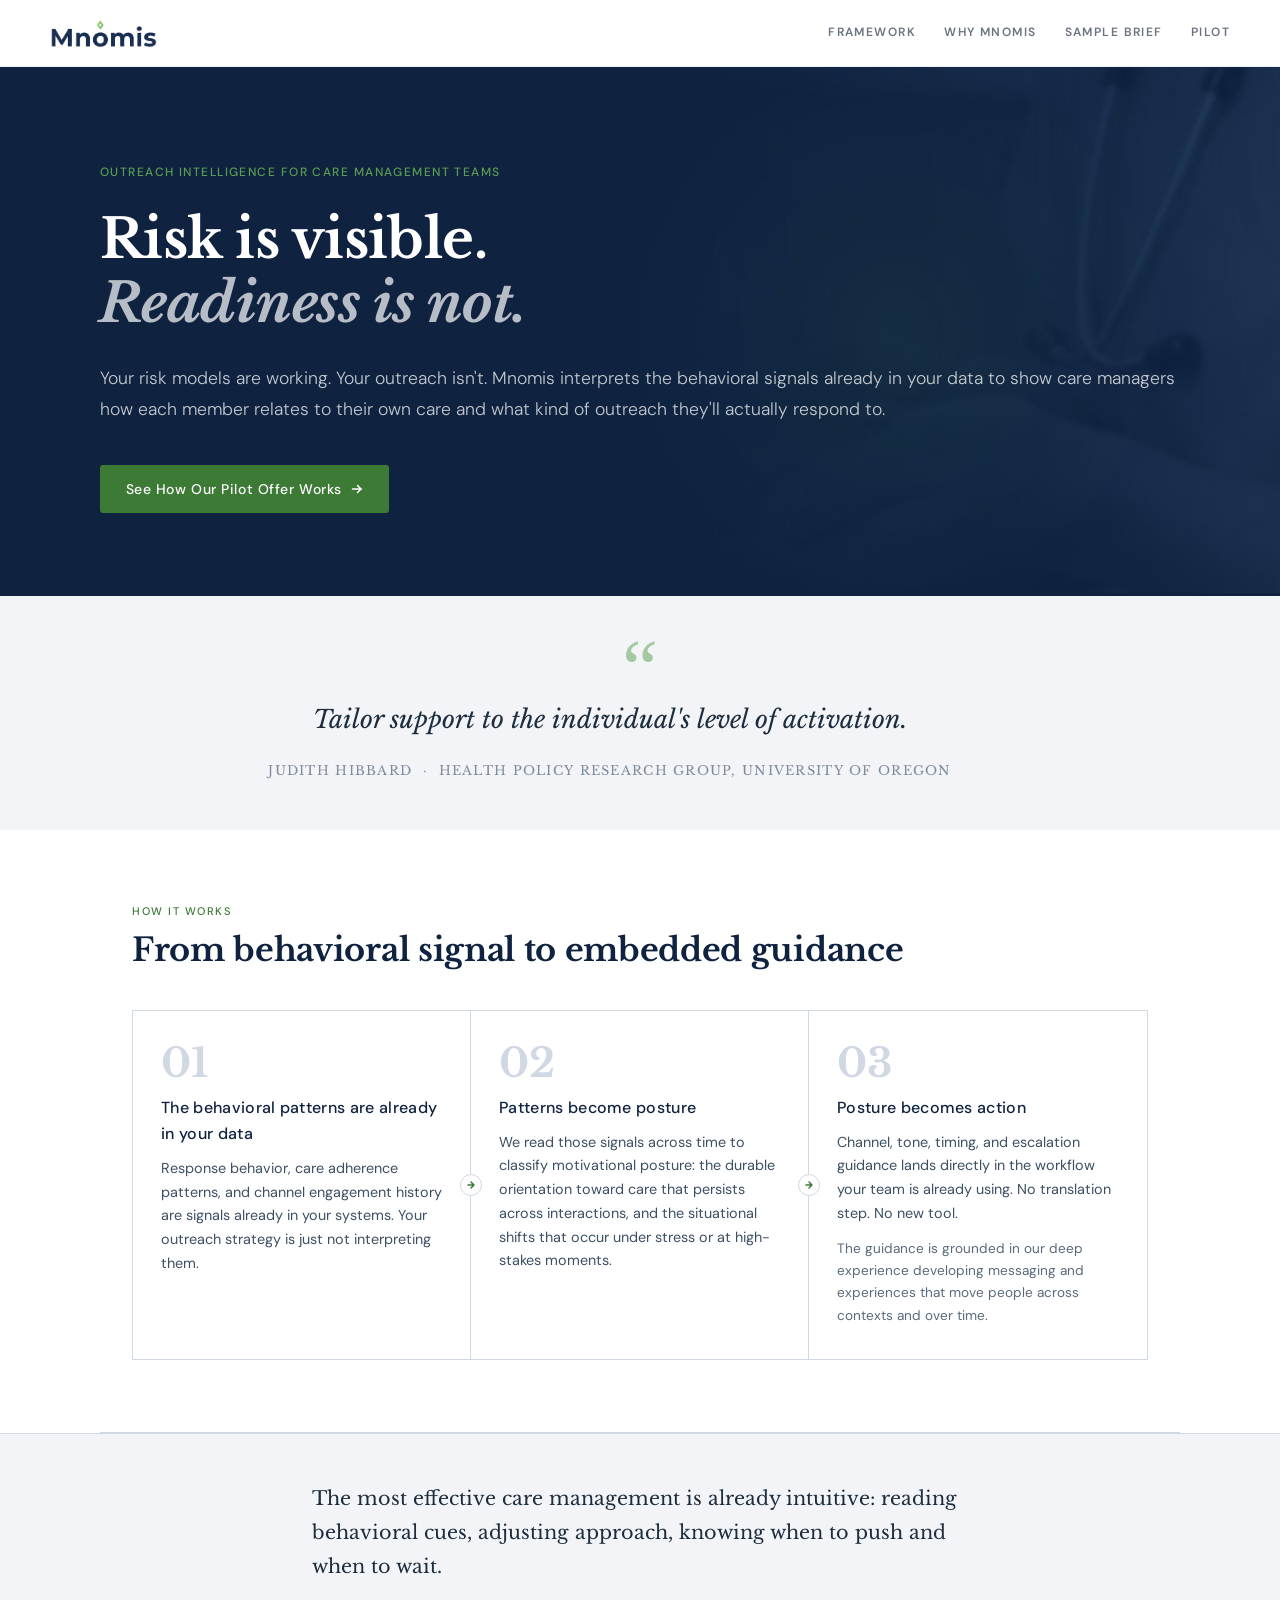
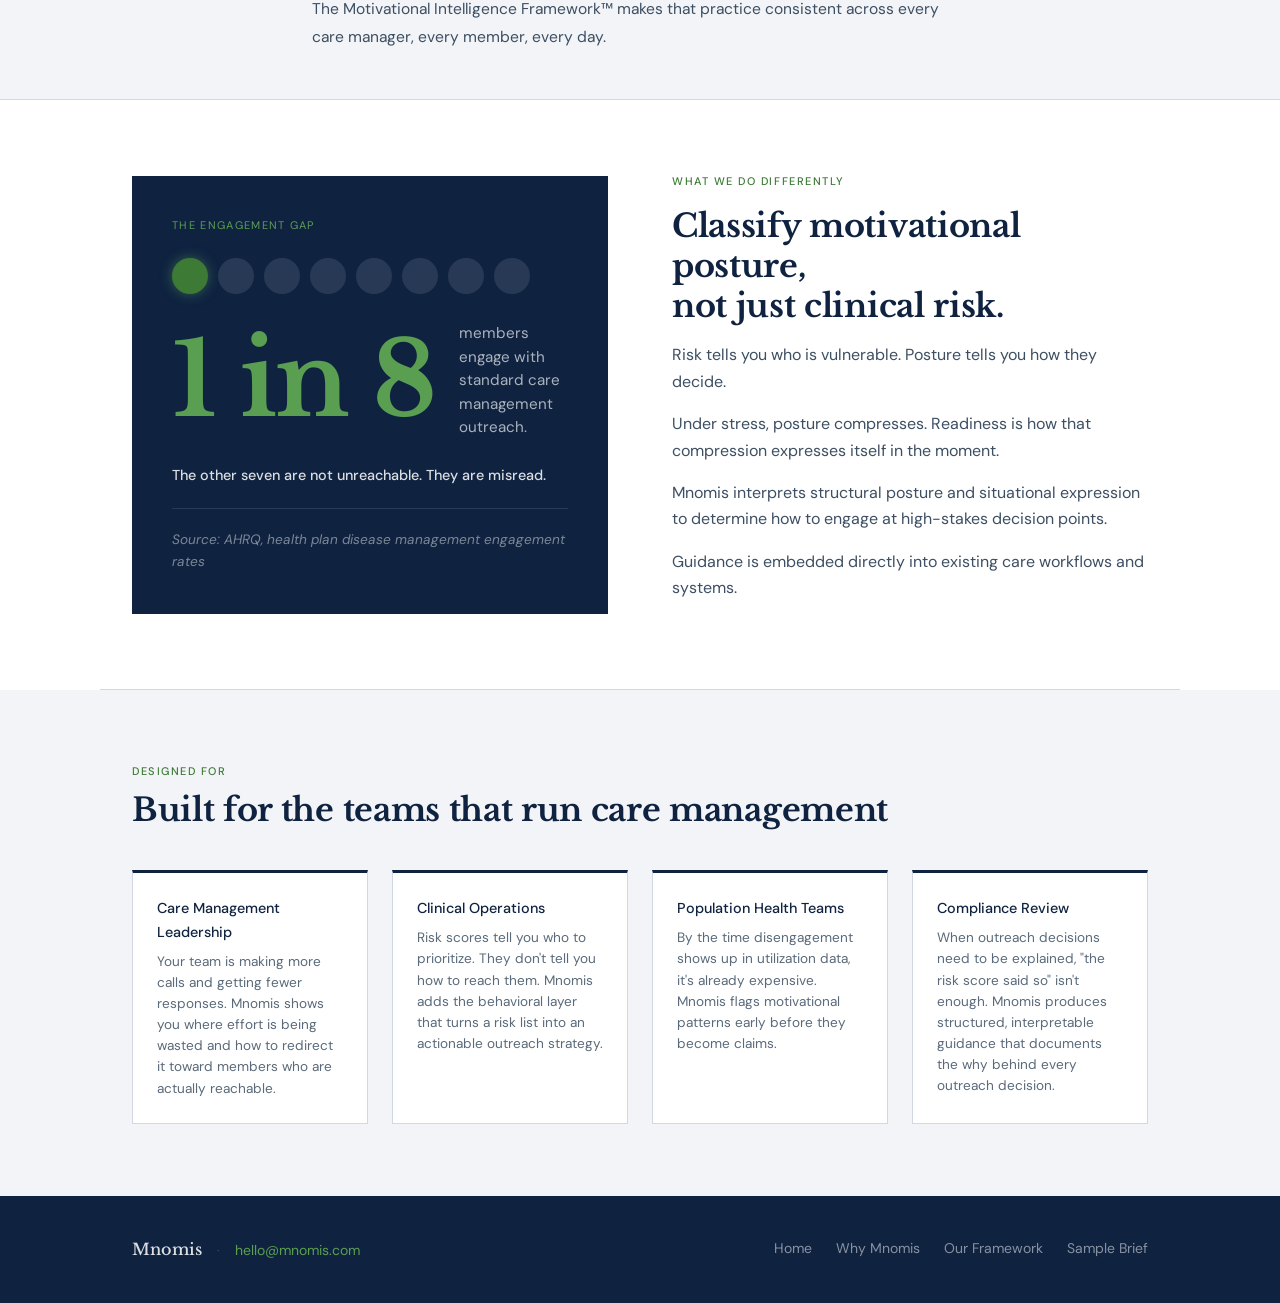
<file: index.html>
<!doctype html>
<html lang="en">
<head>

<link rel="stylesheet" href="/css/styles.css"><meta charset="utf-8"/>
<meta content="width=device-width,initial-scale=1" name="viewport"/>
<title>Mnomis Outreach Intelligence for Care Management</title>
<link href="https://fonts.googleapis.com" rel="preconnect"/>
<link crossorigin="" href="https://fonts.gstatic.com" rel="preconnect"/>
<link href="https://fonts.googleapis.com/css2?family=Libre+Baskerville:ital,wght@0,400;0,700;1,400&amp;family=DM+Sans:wght@300;400;500&amp;display=swap" rel="stylesheet"/>
<style>
:root {
 --navy: #0f2341;
 --navy-mid: #1a3459;
 --green: #3d7a36;
 --green-lt: #5a9e52;
 --slate: #3d4f63;
 --fog: #f2f4f7;
 --white: #ffffff;
 --text: #1e2d3d;
 --muted: #5a6a7a;
 --rule: #d0d8e4;
 --serif: 'Libre Baskerville', Georgia, serif;
 --sans: 'DM Sans', system-ui, sans-serif;
 }

 *, *::before, *::after { box-sizing: border-box; margin: 0; padding: 0; }

 html { scroll-behavior: smooth; }

 body {
 font-family: var(--sans);
 color: var(--text);
 background: var(--white);
 font-size: 16px;
 line-height: 1.65;
 -webkit-font-smoothing: antialiased;
 }

 /* ── HEADER ── */
/* ── HERO ── */
 .hero {
 background: var(--navy) url('[data-uri]') right center / cover no-repeat;
 color: #fff;
 padding: 6rem 2rem 5rem;
 position: relative;
 overflow: hidden;
 }

 

 .hero-inner {
 max-width: 1080px;
 margin: 0 auto;
 position: relative;
 }

 .hero-eyebrow {
 font-family: var(--sans);
 font-size: 12px;
 font-weight: 500;
 letter-spacing: 0.12em;
 text-transform: uppercase;
 color: var(--green-lt);
 margin-bottom: 1.5rem;
 }

 .hero h1 {
 font-family: var(--serif);
 font-size: clamp(2.4rem, 5vw, 3.4rem);
 font-weight: 700;
 line-height: 1.18;
 letter-spacing: -0.01em;
 margin-bottom: 1.75rem;
 color: #fff;
 }

 .hero h1 em {
 font-style: italic;
 color: rgba(255,255,255,0.7);
 }

 .hero-lead {
 font-size: 1.1rem;
 font-weight: 300;
 line-height: 1.75;
 color: rgba(255,255,255,0.75);
 margin-bottom: 2.5rem;
 }

 .hero-subline {
 font-family: var(--serif);
 font-size: 1.15rem;
 font-style: italic;
 color: rgba(255,255,255,0.9);
 margin-bottom: 1.5rem;
 margin-top: -0.5rem;
 }

 .hero-cta {
 display: inline-flex;
 align-items: center;
 gap: 0.5rem;
 background: var(--green);
 color: #fff;
 font-family: var(--sans);
 font-size: 14px;
 font-weight: 500;
 letter-spacing: 0.04em;
 text-decoration: none;
 padding: 0.8rem 1.6rem;
 border-radius: 3px;
 transition: background 0.2s;
 }

 .hero-cta:hover { background: var(--green-lt); }

 .hero-cta svg { flex-shrink: 0; }

 /* ── DIVIDER ── */
 .section-divider {
 height: 1px;
 background: var(--rule);
 max-width: 1080px;
 margin: 0 auto;
 }

 /* ── SECTIONS ── */
 section { padding: 4.5rem 2rem; }

 .container {
 max-width: 1080px;
 margin: 0 auto;
 }

 /* ── PROBLEM STRIP ── */
 .problem-strip {
 background: var(--fog);
 padding: 3rem 2rem;
 border-top: 3px solid var(--navy);
 }

 .problem-strip p {
 max-width: 720px;
 margin: 0 auto;
 font-family: var(--serif);
 font-size: 1.2rem;
 line-height: 1.7;
 color: var(--text);
 }

 .problem-strip strong { color: var(--navy); }

 /* ── SECTION HEADERS ── */
 .section-label {
 font-family: var(--sans);
 font-size: 11px;
 font-weight: 500;
 letter-spacing: 0.14em;
 text-transform: uppercase;
 color: var(--green);
 margin-bottom: 0.6rem;
 }

 h2 {
 font-family: var(--serif);
 font-size: clamp(1.5rem, 3vw, 2rem);
 font-weight: 700;
 line-height: 1.25;
 color: var(--navy);
 margin-bottom: 1.25rem;
 }

 h3 {
 font-family: var(--sans);
 font-size: 0.95rem;
 font-weight: 500;
 letter-spacing: 0.02em;
 color: var(--navy);
 margin-bottom: 0.5rem;
 }

 p { color: var(--slate); }

 /* ── OPERATING MODEL ── */
 .model-grid {
 display: grid;
 grid-template-columns: repeat(3, 1fr);
 gap: 0;
 border: 1px solid var(--rule);
 margin-top: 2.5rem;
 }

 .model-cell {
 padding: 2rem 1.75rem;
 border-right: 1px solid var(--rule);
 position: relative;
 }

 .model-cell:last-child { border-right: none; }

 .model-number {
 font-family: var(--serif);
 font-size: 2.5rem;
 font-weight: 700;
 color: var(--rule);
 line-height: 1;
 margin-bottom: 0.75rem;
 }

 .model-cell h3 {
 font-size: 1rem;
 font-weight: 500;
 margin-bottom: 0.6rem;
 }

 .model-cell p {
 font-size: 0.9rem;
 line-height: 1.65;
 }

 .model-arrow {
 position: absolute;
 right: -12px;
 top: 50%;
 transform: translateY(-50%);
 width: 22px;
 height: 22px;
 background: var(--white);
 border: 1px solid var(--rule);
 border-radius: 50%;
 display: flex;
 align-items: center;
 justify-content: center;
 z-index: 1;
 color: var(--green);
 }

 .model-cell:last-child .model-arrow { display: none; }

 /* ── WHY SECTION ── */
 .why-split {
 display: grid;
 grid-template-columns: 1fr 1fr;
 gap: 4rem;
 align-items: center;
 }

 .stat-block {
    padding: 2.5rem;
    background: var(--navy);
    color: #fff;
  }

  .stat-eyebrow {
    font-size: 11px;
    letter-spacing: 0.12em;
    text-transform: uppercase;
    color: var(--green-lt);
    margin-bottom: 1.5rem;
  }

  .stat-dots {
    display: flex;
    gap: 10px;
    flex-wrap: wrap;
    margin-bottom: 1.75rem;
  }

  .stat-dot {
    width: 36px;
    height: 36px;
    border-radius: 50%;
    background: rgba(255,255,255,0.1);
    flex-shrink: 0;
  }

  .stat-dot--active {
    background: var(--green);
    box-shadow: 0 0 12px rgba(90,158,82,0.5);
  }

  .stat-figure-row {
    display: flex;
    align-items: center;
    gap: 1.5rem;
    margin-bottom: 1.5rem;
  }

  .stat-figure {
    font-family: var(--serif);
    font-size: clamp(3.5rem, 8vw, 6.5rem);
    font-weight: 700;
    color: var(--green-lt);
    line-height: 0.9;
    letter-spacing: -0.02em;
    flex-shrink: 0;
  }

  .stat-figure-label {
    font-size: 0.95rem;
    color: rgba(255,255,255,0.65);
    line-height: 1.55;
  }

  .stat-claim {
    font-size: 0.9rem;
    color: rgba(255,255,255,0.85);
    font-weight: 500;
    margin: 0 0 1.25rem;
  }

  .stat-source {
    font-size: 0.85rem;
    color: rgba(255,255,255,0.45);
    border-top: 1px solid rgba(255,255,255,0.1);
    padding-top: 1.25rem;
    margin: 0;
    font-style: italic;
  }

 .why-copy h2 { margin-bottom: 1rem; }
 .why-copy p { margin-bottom: 1rem; }

 /* ── DESIGNED FOR ── */
 .audience-section { background: var(--fog); }

 .audience-grid {
 display: grid;
 grid-template-columns: repeat(4, 1fr);
 gap: 1.5rem;
 margin-top: 2.5rem;
 }

 .audience-card {
 background: var(--white);
 border: 1px solid var(--rule);
 border-top: 3px solid var(--navy);
 padding: 1.5rem;
 }

 .audience-card .role {
 font-family: var(--sans);
 font-size: 0.9rem;
 font-weight: 500;
 color: var(--navy);
 margin-bottom: 0.4rem;
 }

 .audience-card .role-desc {
 font-size: 0.85rem;
 color: var(--muted);
 line-height: 1.55;
 }

 /* ── FOOTER ── */
 footer {
 background: var(--navy);
 color: rgba(255,255,255,0.5);
 padding: 2.5rem 2rem;
 font-size: 13px;
 text-align: center;
 line-height: 1.7;
 }

 footer strong {
 color: rgba(255,255,255,0.85);
 font-weight: 500;
 }

 /* ── ANIMATIONS ── */
 @keyframes fadeUp {
 from { opacity: 0; transform: translateY(18px); }
 to { opacity: 1; transform: translateY(0); }
 }

 .hero-eyebrow { animation: fadeUp 0.5s ease both; }
 .hero h1 { animation: fadeUp 0.6s 0.1s ease both; }
 .hero-lead { animation: fadeUp 0.6s 0.2s ease both; }
 .hero-cta { animation: fadeUp 0.6s 0.3s ease both; }

 /* ── RESPONSIVE ── */
 @media (max-width: 768px) {
 .model-grid { grid-template-columns: 1fr; }
 .model-cell { border-right: none; border-bottom: 1px solid var(--rule); }
 .model-cell:last-child { border-bottom: none; }
 .model-arrow { display: none; }
 .why-split { grid-template-columns: 1fr; gap: 2rem; }
 .audience-grid { grid-template-columns: 1fr 1fr; }
}

 @media (max-width: 480px) {
  .audience-grid { grid-template-columns: 1fr; }
  .stat-figure-row { flex-direction: column; align-items: flex-start; gap: 0.75rem; }
  .stat-figure { font-size: 4.5rem; }
 }

 /* ── EVIDENCE STRIP ── */
 .evidence-strip {
 background: var(--white);
 padding: 4rem 2rem;
 border-bottom: 1px solid var(--rule);
 }
 .evidence-intro {
 max-width: 560px;
 margin: 0 auto 2.5rem;
 text-align: center;
 }
 .evidence-intro .section-label { text-align: center; }
 .evidence-intro p {
 font-size: 0.9rem;
 color: var(--muted);
 margin-top: 0.5rem;
 line-height: 1.7;
 }
 .evidence-grid {
 display: grid;
 grid-template-columns: repeat(3, 1fr);
 gap: 2px;
 background: var(--rule);
 border: 1px solid var(--rule);
 max-width: 900px;
 margin: 0 auto;
 }
 .evidence-cell {
 background: var(--white);
 padding: 2rem 1.75rem;
 }
 .evidence-stat {
 font-family: var(--serif);
 font-size: 2.6rem;
 font-weight: 700;
 color: var(--navy);
 line-height: 1;
 margin-bottom: 0.5rem;
 }
 .evidence-stat span { color: var(--green); }
 .evidence-desc {
 font-size: 0.875rem;
 color: var(--slate);
 line-height: 1.65;
 margin-bottom: 0.75rem;
 }
 .evidence-source {
 font-family: var(--mono);
 font-size: 10px;
 color: var(--muted);
 letter-spacing: 0.06em;
 border-top: 1px solid var(--fog-dark);
 padding-top: 0.6rem;
 }

 /* ── FOUNDING PARTNER BANNER ── */
 .founding-banner {
 background: var(--navy);
 padding: 2.5rem 2rem;
 }
 .founding-inner {
 max-width: 760px;
 margin: 0 auto;
 display: grid;
 grid-template-columns: 1fr auto;
 gap: 2rem;
 align-items: center;
 }
 .founding-label {
 font-family: var(--mono);
 font-size: 10px;
 font-weight: 600;
 letter-spacing: 0.14em;
 text-transform: uppercase;
 color: var(--green-lt);
 margin-bottom: 0.4rem;
 }
 .founding-text {
 font-family: var(--serif);
 font-size: 1.1rem;
 font-weight: 700;
 color: #fff;
 line-height: 1.3;
 margin-bottom: 0.4rem;
 }
 .founding-sub {
 font-size: 0.875rem;
 color: rgba(255,255,255,0.6);
 line-height: 1.6;
 }
 .founding-sub strong { color: rgba(255,255,255,0.85); font-weight: 500; }
 .founding-cta {
 flex-shrink: 0;
 display: inline-flex;
 align-items: center;
 gap: 0.4rem;
 background: var(--green);
 color: #fff;
 font-size: 13px;
 font-weight: 500;
 padding: 0.7rem 1.3rem;
 border-radius: 2px;
 text-decoration: none;
 white-space: nowrap;
 transition: background 0.2s;
 }
 .founding-cta:hover { background: var(--green-lt); }

 @media (max-width: 700px) {
 .evidence-grid { grid-template-columns: 1fr; }
 .founding-inner { grid-template-columns: 1fr; }
 }
</style>
</head>
<body>
<!-- HEADER -->
<!-- BUILD: v4-header -->
<!-- BUILD: fullfix-v6 -->
<!-- BUILD: fullfix-v7 -->
<!-- BUILD: fullfix-v8 -->
<header class="site-header">
  <div class="header-inner">
    <a class="logo" href="/">
      <img src="/assets/mnomis-logo.png" alt="Mnomis">
    </a>
    <button class="nav-toggle" aria-label="Toggle navigation" onclick="this.nextElementSibling.classList.toggle('open')">
      <span></span>
      <span></span>
      <span></span>
    </button>
    <nav class="main-nav">
      <a href="/framework/" class="nav-link">Framework</a>
      <a href="/about/" class="nav-link">Why Mnomis</a>
      <a href="/brief-example/" class="nav-link">Sample Brief</a>
      <a href="/pilot/" class="nav-link">Pilot</a>
    </nav>
  </div>
</header>

<!-- HERO -->
<section class="hero">
<div class="hero-inner">

<p class="hero-eyebrow">Outreach intelligence for care management teams</p>
<h1>Risk is visible.<br/><em>Readiness is not.</em></h1>
<p class="hero-lead">
 Your risk models are working. Your outreach isn't. Mnomis interprets 
 the behavioral signals already in your data to show care managers how 
 each member relates to their own care and what kind of outreach 
 they'll actually respond to.
 </p>
<a class="hero-cta" href="/pilot/">
 See How Our Pilot Offer Works
 <svg fill="none" height="14" viewbox="0 0 14 14" width="14" xmlns="http://www.w3.org/2000/svg">
<path d="M2.5 7h9M7.5 3.5L11 7l-3.5 3.5" stroke="currentColor" stroke-linecap="round" stroke-linejoin="round" stroke-width="1.5"></path>
</svg>
</a>
</div>
</section>
<!-- PROBLEM STRIP -->
<div class="problem-strip">
<div class="container">
<div style="max-width:780px;margin:0 auto;text-align:center;">
  <div style="font-family:Georgia,serif;font-size:5rem;line-height:0.6;color:#5a9e52;opacity:0.5;margin-bottom:0.5rem;">&ldquo;</div>
  <p style="font-family:var(--serif);font-size:1.55rem;line-height:1.6;color:var(--text);font-style:italic;margin:0 0 1.25rem;">Tailor support to the individual's level of activation.</p>
  <p style="font-size:0.8rem;letter-spacing:0.1em;text-transform:uppercase;color:var(--navy);opacity:0.5;margin:0;">Judith Hibbard &nbsp;&middot;&nbsp; Health Policy Research Group, University of Oregon</p>
</div>
</div>
</div>
<!-- OPERATING MODEL -->
<section>
<div class="container">
<p class="section-label">How it works</p>
<h2>From behavioral signal to embedded guidance</h2>
<div class="model-grid">
<div class="model-cell">
<div class="model-number">01</div>
<h3>The behavioral patterns are already in your data</h3>
<p>Response behavior, care adherence patterns, and channel engagement history are signals already in your systems. Your outreach strategy is just not interpreting them.</p>
<div class="model-arrow">
<svg fill="none" height="10" viewbox="0 0 10 10" width="10"><path d="M2 5h6M5 2l3 3-3 3" stroke="currentColor" stroke-linecap="round" stroke-linejoin="round" stroke-width="1.5"></path></svg>
</div>
</div>
<div class="model-cell">
<div class="model-number">02</div>
<h3>Patterns become posture</h3>
<p>We read those signals across time to classify motivational posture: the durable orientation toward care that persists across interactions, and the situational shifts that occur under stress or at high-stakes moments.</p>
<div class="model-arrow">
<svg fill="none" height="10" viewbox="0 0 10 10" width="10"><path d="M2 5h6M5 2l3 3-3 3" stroke="currentColor" stroke-linecap="round" stroke-linejoin="round" stroke-width="1.5"></path></svg>
</div>
</div>
<div class="model-cell">
<div class="model-number">03</div>
<h3>Posture becomes action</h3>
<p>Channel, tone, timing, and escalation guidance lands directly in the workflow your team is already using. No translation step. No new tool.</p>
<p style="margin-top:0.75rem;font-size:0.85rem;color:var(--muted);">The guidance is grounded in our deep experience developing messaging and experiences that move people across contexts and over time.</p>
</div>
</div>
</div>
</section>
<div class="section-divider"></div>
<!-- EMPATHY BRIDGE -->
<div style="background:var(--fog);border-top:1px solid var(--rule);border-bottom:1px solid var(--rule);padding:3rem 2rem;">
<div class="container" style="max-width:720px;">
<p style="font-family:var(--serif);font-size:1.2rem;line-height:1.75;color:var(--text);margin-bottom:0.75rem;">The most effective care management is already intuitive: reading behavioral cues, adjusting approach, knowing when to push and when to wait.</p>
<p style="font-size:0.975rem;line-height:1.8;color:var(--slate);">The Motivational Intelligence Framework™ makes that practice consistent across every care manager, every member, every day.</p>
</div>
</div>
<!-- WHY SECTION -->
<section>
<div class="container">
<div class="why-split">
<div class="stat-block">
<p class="stat-eyebrow">The engagement gap</p>

<!-- 8 dots: 1 green, 7 dim -->
<div class="stat-dots">
 <div class="stat-dot stat-dot--active"></div>
 <div class="stat-dot"></div>
 <div class="stat-dot"></div>
 <div class="stat-dot"></div>
 <div class="stat-dot"></div>
 <div class="stat-dot"></div>
 <div class="stat-dot"></div>
 <div class="stat-dot"></div>
</div>

<div class="stat-figure-row">
 <div class="stat-figure">1 in 8</div>
 <div class="stat-figure-label">members engage with standard care management outreach.</div>
</div>

<p class="stat-claim">The other seven are not unreachable. They are misread.</p>
<p class="stat-source">Source: AHRQ, health plan disease management engagement rates</p>
</div>
<div class="why-copy">
<p class="section-label">What we do differently</p>
<h2>Classify motivational posture,<br/>not just clinical risk.</h2>
<p>Risk tells you who is vulnerable. Posture tells you how they decide.</p>
<p>Under stress, posture compresses. Readiness is how that compression expresses itself in the moment.</p>
<p>Mnomis interprets structural posture and situational expression to determine how to engage at high-stakes decision points.</p>
<p>Guidance is embedded directly into existing care workflows and systems.</p>
</div>
</div>
</div>
</section>
<div class="section-divider"></div>
<!-- DESIGNED FOR -->
<section class="audience-section">
<div class="container">
<p class="section-label">Designed for</p>
<h2>Built for the teams that run care management</h2>
<div class="audience-grid">
<div class="audience-card">
<div class="role">Care Management Leadership</div>
<div class="role-desc">Your team is making more calls and getting fewer responses. Mnomis shows you where effort is being wasted and how to redirect it toward members who are actually reachable.</div>
</div>
<div class="audience-card">
<div class="role">Clinical Operations</div>
<div class="role-desc">Risk scores tell you who to prioritize. They don't tell you how to reach them. Mnomis adds the behavioral layer that turns a risk list into an actionable outreach strategy.</div>
</div>
<div class="audience-card">
<div class="role">Population Health Teams</div>
<div class="role-desc">By the time disengagement shows up in utilization data, it's already expensive. Mnomis flags motivational patterns early before they become claims.</div>
</div>
<div class="audience-card">
<div class="role">Compliance Review</div>
<div class="role-desc">When outreach decisions need to be explained, "the risk score said so" isn't enough. Mnomis produces structured, interpretable guidance that documents the why behind every outreach decision.</div>
</div>
</div>
</div>
</section>
<!-- FOOTER -->
<footer>
<div class="container" style="display:flex;flex-wrap:wrap;gap:2rem;justify-content:space-between;align-items:center;">
 <div>
 <strong style="font-family:var(--serif);font-size:1rem;">Mnomis</strong>
 <span style="margin:0 0.75rem;color:rgba(255,255,255,0.2);">·</span>
 <a href="mailto:hello@mnomis.com" style="font-size:0.875rem;color:var(--green-lt);text-decoration:none;">hello@mnomis.com</a>
 </div>
 <nav style="display:flex;gap:1.5rem;flex-wrap:wrap;">
 <a href="/" style="font-size:0.875rem;color:rgba(255,255,255,0.5);text-decoration:none;">Home</a>
 <a href="/about/" style="font-size:0.875rem;color:rgba(255,255,255,0.5);text-decoration:none;">Why Mnomis</a>
 <a href="/framework/" style="font-size:0.875rem;color:rgba(255,255,255,0.5);text-decoration:none;">Our Framework</a>
 <a href="/brief-example/" style="font-size:0.875rem;color:rgba(255,255,255,0.5);text-decoration:none;">Sample Brief</a>
 <a href="/pilot/
</file>
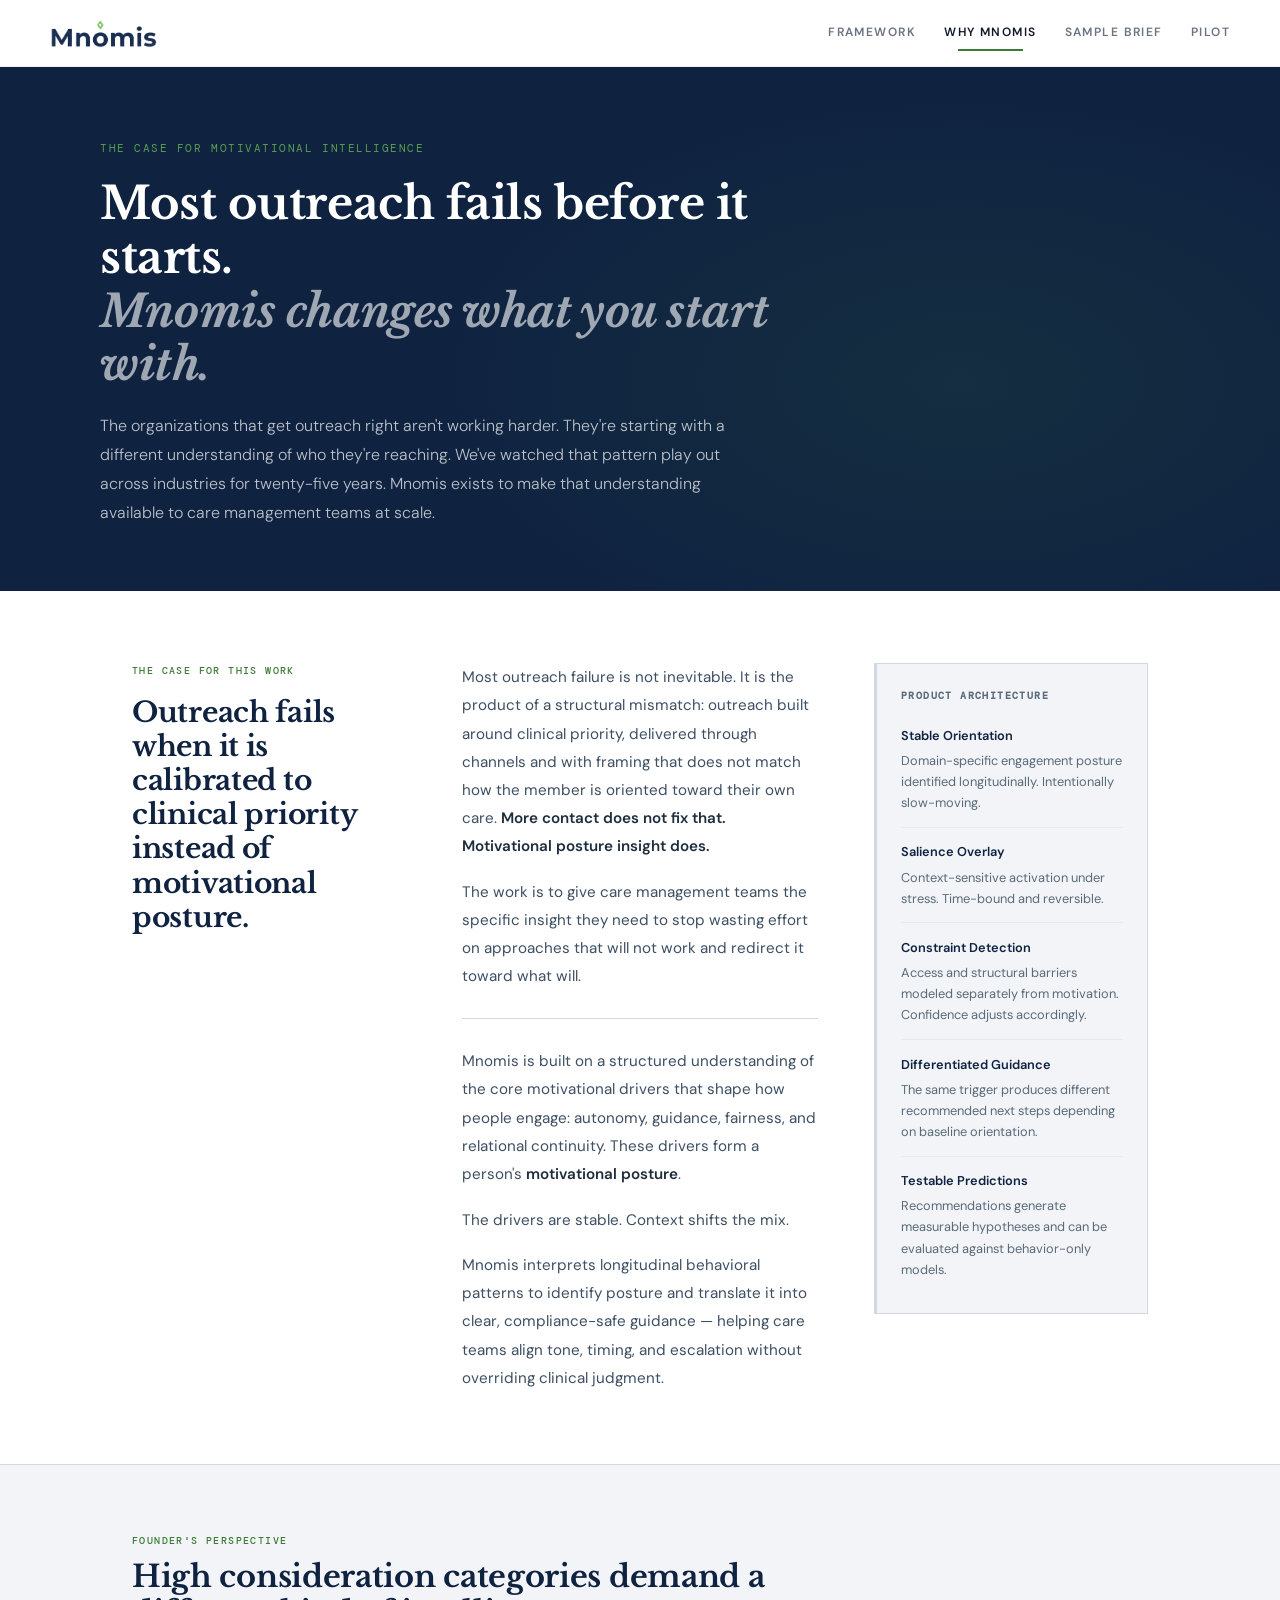
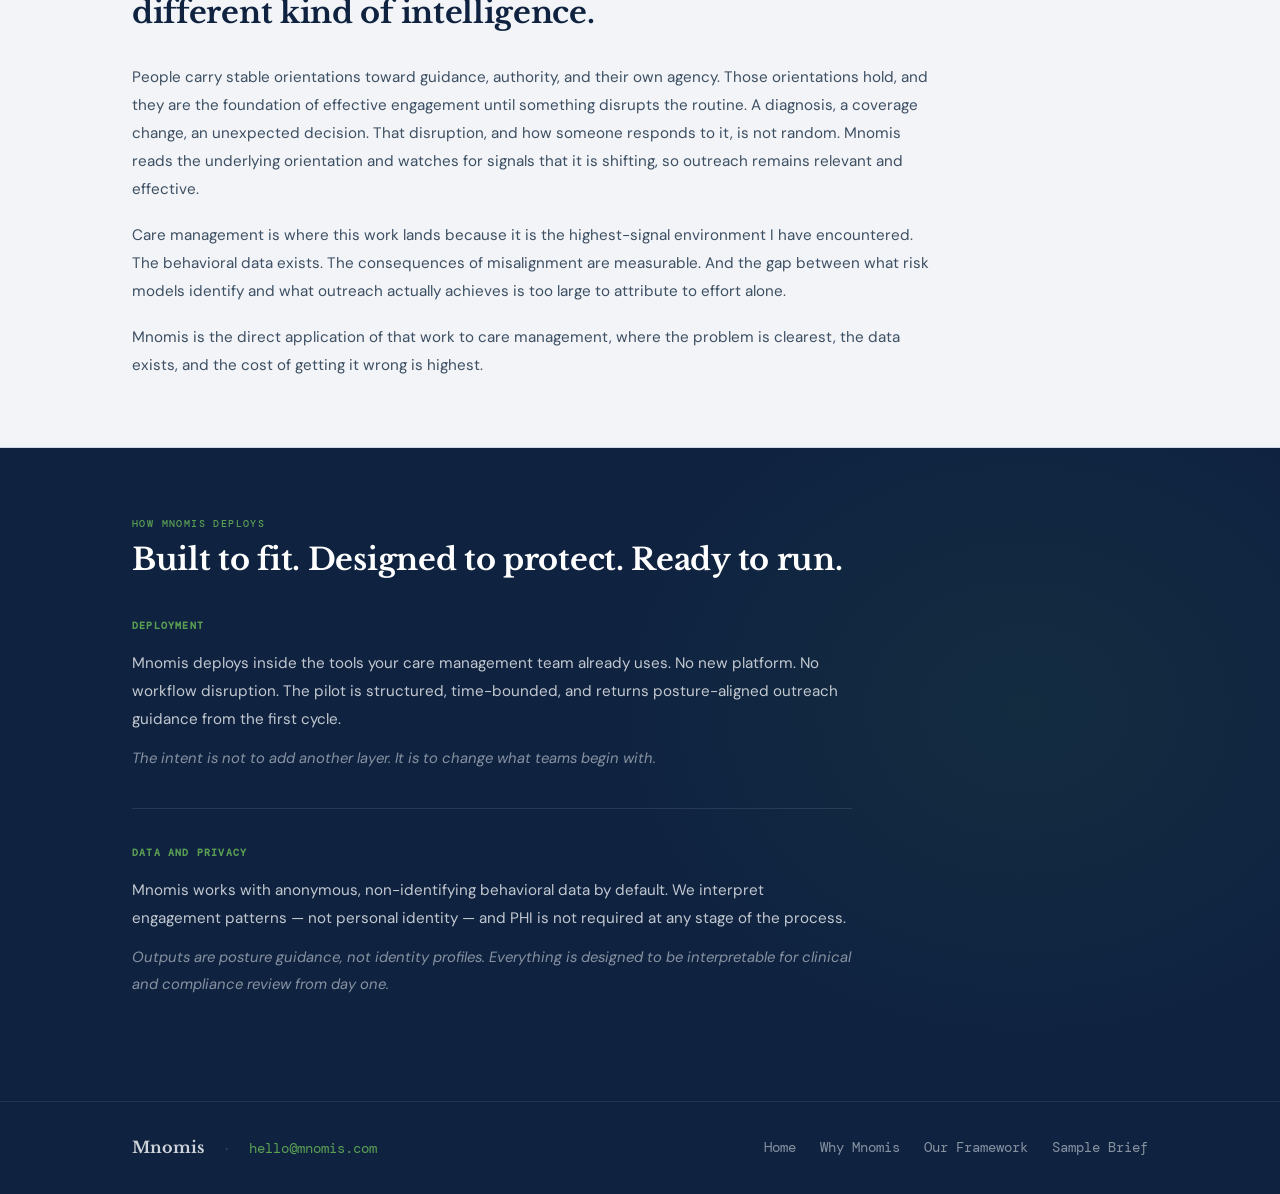
<file: about/index.html>
<!doctype html>
<html lang="en">
<head>

<link rel="stylesheet" href="/css/styles.css"><meta charset="utf-8"/>
<meta content="width=device-width,initial-scale=1" name="viewport"/>
<title>Why Mnomis</title>
<link href="https://fonts.googleapis.com" rel="preconnect"/>
<link crossorigin="" href="https://fonts.gstatic.com" rel="preconnect"/>
<link href="https://fonts.googleapis.com/css2?family=Libre+Baskerville:ital,wght@0,400;0,700;1,400&family=DM+Sans:wght@300;400;500;600&family=DM+Mono:wght@400;500&display=swap" rel="stylesheet"/>
<style>
:root {
  --navy: #0f2341;
  --navy-mid: #1a3459;
  --green: #3d7a36;
  --green-lt: #5a9e52;
  --slate: #3d4f63;
  --fog: #f2f4f7;
  --fog-dark: #e6eaef;
  --white: #ffffff;
  --text: #1e2d3d;
  --muted: #5a6a7a;
  --rule: #d0d8e4;
  --serif: "Libre Baskerville", Georgia, serif;
  --sans: "DM Sans", system-ui, sans-serif;
  --mono: "DM Mono", monospace;
}
*, *::before, *::after { box-sizing: border-box; margin: 0; padding: 0; }
html { scroll-behavior: smooth; }
body {
  font-family: var(--sans);
  color: var(--text);
  background: var(--white);
  font-size: 15px;
  line-height: 1.65;
  -webkit-font-smoothing: antialiased;
}

/* HEADER */
/* HERO */
.hero {
  background: var(--navy);
  padding: 4.5rem 2rem 4rem;
  position: relative;
  overflow: hidden;
}
.hero::before {
  content: '';
  position: absolute;
  inset: 0;
  background: radial-gradient(ellipse 60% 80% at 75% 60%, rgba(61,122,54,0.12) 0%, transparent 70%);
  pointer-events: none;
}
.hero-inner {
  max-width: 1080px;
  margin: 0 auto;
  position: relative;
}
.hero-eyebrow {
  font-family: var(--mono);
  font-size: 11px;
  letter-spacing: 0.14em;
  text-transform: uppercase;
  color: var(--green-lt);
  margin-bottom: 1.25rem;
}
.hero h1 {
  font-family: var(--serif);
  font-size: clamp(1.9rem, 4vw, 2.8rem);
  font-weight: 700;
  color: #fff;
  line-height: 1.2;
  margin-bottom: 1.25rem;
  max-width: 780px;
}
.hero h1 em { font-style: italic; color: rgba(255,255,255,0.6); }
.hero-lead {
  font-size: 1rem;
  font-weight: 300;
  color: rgba(255,255,255,0.72);
  line-height: 1.8;
  max-width: 640px;
}

/* SHARED */
.container { max-width: 1080px; margin: 0 auto; }
.section-label {
  font-family: var(--mono);
  font-size: 10px;
  font-weight: 500;
  letter-spacing: 0.14em;
  text-transform: uppercase;
  color: var(--green);
  margin-bottom: 0.6rem;
}
h2 {
  font-family: var(--serif);
  font-size: clamp(1.4rem, 3vw, 1.9rem);
  font-weight: 700;
  color: var(--navy);
  line-height: 1.18;
  margin-bottom: 1.1rem;
}
p { color: var(--slate); }
.rule { height: 1px; background: var(--rule); margin: 0; }

/* SECTION 1: CONVICTION */
.conviction-section { padding: 4.5rem 2rem; }
.conviction-split {
  display: grid;
  grid-template-columns: 1fr 1.3fr 1fr;
  gap: 3.5rem;
  align-items: start;
}
.conviction-left .section-label { margin-bottom: 1rem; }
.conviction-left h2 {
  font-size: clamp(1.35rem, 2.5vw, 1.75rem);
  line-height: 1.22;
  margin-bottom: 0;
}
.conviction-right p {
  font-size: 0.95rem;
  line-height: 1.85;
  color: var(--slate);
  margin-bottom: 1.1rem;
}
.conviction-right p:last-child { margin-bottom: 0; }
.conviction-right strong { color: var(--text); font-weight: 600; }
.conviction-divider {
  height: 1px;
  background: var(--rule);
  margin: 1.75rem 0;
}
/* ARCHITECTURE PANEL */
.architecture-panel {
  background: var(--fog);
  border: 1px solid var(--rule);
  border-left: 3px solid var(--rule);
  padding: 1.5rem 1.5rem 1.25rem;
}
.architecture-panel-label {
  font-family: var(--mono);
  font-size: 10px;
  font-weight: 600;
  letter-spacing: 0.14em;
  text-transform: uppercase;
  color: var(--muted);
  margin-bottom: 1.25rem;
}
.arch-item {
  padding: 0.85rem 0;
  border-top: 1px solid var(--fog-dark);
}
.arch-item:first-of-type { border-top: none; padding-top: 0; }
.arch-item-title {
  font-family: var(--sans);
  font-size: 0.8rem;
  font-weight: 600;
  color: var(--navy);
  margin-bottom: 0.25rem;
}
.arch-item-body {
  font-size: 0.8rem;
  line-height: 1.65;
  color: var(--muted);
}

/* SECTION 2: CREDIBILITY */
.credentials-section {
  background: var(--fog);
  padding: 4.25rem 2rem;
}
.credentials-section h2 {
  max-width: 640px;
  margin-bottom: 2rem;
}
.cred-body-full { max-width: 800px; }
.cred-body-full p {
  font-size: 0.95rem;
  line-height: 1.85;
  color: var(--slate);
  margin-bottom: 1.1rem;
}
.cred-body-full p:last-child { margin-bottom: 0; }
.cred-body-full strong { color: var(--text); font-weight: 600; }

.founding-callout {
  border-left: 3px solid var(--green);
  padding: 1.1rem 0 1.1rem 1.5rem;
  margin-top: 2.25rem;
}
.founding-callout p {
  font-size: 0.95rem;
  line-height: 1.85;
  color: var(--text);
  margin-bottom: 0;
}
.founding-callout strong { color: var(--navy); font-weight: 600; }
.founding-spec {
  font-size: 0.875rem;
  color: var(--muted);
  margin-top: 0.75rem;
  margin-bottom: 0;
  font-style: italic;
}

/* SECTION 3: CAPABILITY */
.capability-section {
  background: var(--navy);
  padding: 4.25rem 2rem;
  position: relative;
  overflow: hidden;
}
.capability-section::before {
  content: '';
  position: absolute;
  inset: 0;
  background: radial-gradient(ellipse 50% 80% at 80% 40%, rgba(61,122,54,0.10) 0%, transparent 65%);
  pointer-events: none;
}
.capability-section .container { position: relative; }
.capability-section .section-label { color: var(--green-lt); }
.capability-section h2 { color: #fff; margin-bottom: 2.5rem; }
.capability-rows {
  display: flex;
  flex-direction: column;
  gap: 0;
}
.capability-row {
  padding: 2.25rem 0;
  border-top: 1px solid rgba(255,255,255,0.1);
  max-width: 720px;
}
.capability-row:first-child { border-top: none; padding-top: 0; }
.capability-col-label {
  font-family: var(--mono);
  font-size: 10px;
  font-weight: 600;
  letter-spacing: 0.12em;
  text-transform: uppercase;
  color: var(--green-lt);
  margin-bottom: 0.9rem;
}
.capability-statement {
  font-size: 0.95rem;
  line-height: 1.85;
  color: rgba(255,255,255,0.75);
  margin-bottom: 0.75rem;
}
.capability-close {
  font-size: 0.925rem;
  line-height: 1.8;
  color: rgba(255,255,255,0.5);
  font-style: italic;
  margin-bottom: 0;
}

/* FOOTER */
footer {
  background: var(--navy);
  border-top: 1px solid rgba(255,255,255,0.08);
  color: rgba(255,255,255,0.45);
  padding: 2rem;
  font-size: 12px;
  text-align: center;
  line-height: 1.7;
  font-family: var(--mono);
}
footer strong { color: rgba(255,255,255,0.8); }

/* ANIMATIONS */
@keyframes fadeUp {
  from { opacity: 0; transform: translateY(16px); }
  to { opacity: 1; transform: translateY(0); }
}
.hero-eyebrow { animation: fadeUp 0.5s ease both; }
.hero h1 { animation: fadeUp 0.6s 0.1s ease both; }
.hero-lead { animation: fadeUp 0.6s 0.2s ease both; }

/* RESPONSIVE */
@media (max-width: 768px) {
  .conviction-split { grid-template-columns: 1fr; gap: 2rem; }
  .capability-split { grid-template-columns: 1fr; gap: 2.5rem; }
}
</style>
</head>
<body>

<!-- HEADER -->
<!-- BUILD: v4-header -->
<!-- BUILD: fullfix-v6 -->
<!-- BUILD: fullfix-v7 -->
<!-- BUILD: fullfix-v8 -->
<header class="site-header">
  <div class="header-inner">
    <a class="logo" href="/">
      <img src="/assets/mnomis-logo.png" alt="Mnomis">
    </a>
    <button class="nav-toggle" aria-label="Toggle navigation" onclick="this.nextElementSibling.classList.toggle('open')">
      <span></span>
      <span></span>
      <span></span>
    </button>
    <nav class="main-nav">
      <a href="/framework/" class="nav-link">Framework</a>
      <a href="/about/" class="nav-link active">Why Mnomis</a>
      <a href="/brief-example/" class="nav-link">Sample Brief</a>
      <a href="/pilot/" class="nav-link">Pilot</a>
    </nav>
  </div>
</header>


<!-- HERO -->
<section class="hero">
  <div class="hero-inner">
    <p class="hero-eyebrow">The case for Motivational Intelligence</p>
    <h1>Most outreach fails before it starts.<br/><em>Mnomis changes what you start with.</em></h1>
    <p class="hero-lead">
      The organizations that get outreach right aren't working harder. They're starting with a different understanding of who they're reaching. We've watched that pattern play out across industries for twenty-five years. Mnomis exists to make that understanding available to care management teams at scale.
    </p>
  </div>
</section>

<!-- SECTION 1: CONVICTION -->
<section class="conviction-section">
  <div class="container">
    <div class="conviction-split">
      <div class="conviction-left">
        <p class="section-label">The case for this work</p>
        <h2>Outreach fails when it is calibrated to clinical priority instead of motivational posture.</h2>
      </div>
      <div class="conviction-right">
        <p>
          Most outreach failure is not inevitable. It is the product of a structural mismatch: outreach built around clinical priority, delivered through channels and with framing that does not match how the member is oriented toward their own care.
          <strong>More contact does not fix that. Motivational posture insight does.</strong>
        </p>
        <p>
          The work is to give care management teams the specific insight they need to stop wasting effort on approaches that will not work and redirect it toward what will.
        </p>
        <div class="conviction-divider"></div>
        <p>
          Mnomis is built on a structured understanding of the core motivational drivers that shape how people engage: autonomy, guidance, fairness, and relational continuity. These drivers form a person's <strong>motivational posture</strong>.
        </p>
        <p>
          The drivers are stable. Context shifts the mix.
        </p>
        <p>
          Mnomis interprets longitudinal behavioral patterns to identify posture and translate it into clear, compliance-safe guidance — helping care teams align tone, timing, and escalation without overriding clinical judgment.
        </p>
      </div>
      <div class="architecture-panel">
        <p class="architecture-panel-label">Product Architecture</p>
        <div class="arch-item">
          <p class="arch-item-title">Stable Orientation</p>
          <p class="arch-item-body">Domain-specific engagement posture identified longitudinally. Intentionally slow-moving.</p>
        </div>
        <div class="arch-item">
          <p class="arch-item-title">Salience Overlay</p>
          <p class="arch-item-body">Context-sensitive activation under stress. Time-bound and reversible.</p>
        </div>
        <div class="arch-item">
          <p class="arch-item-title">Constraint Detection</p>
          <p class="arch-item-body">Access and structural barriers modeled separately from motivation. Confidence adjusts accordingly.</p>
        </div>
        <div class="arch-item">
          <p class="arch-item-title">Differentiated Guidance</p>
          <p class="arch-item-body">The same trigger produces different recommended next steps depending on baseline orientation.</p>
        </div>
        <div class="arch-item">
          <p class="arch-item-title">Testable Predictions</p>
          <p class="arch-item-body">Recommendations generate measurable hypotheses and can be evaluated against behavior-only models.</p>
        </div>
      </div>
    </div>
  </div>
</section>

<div class="rule"></div>

<!-- SECTION 2: CREDIBILITY -->
<section class="credentials-section">
  <div class="container">
    <p class="section-label">Founder's perspective</p>
    <h2>High consideration categories demand a different kind of intelligence.</h2>
    <div class="cred-body-full">
      <p>
        People carry stable orientations toward guidance, authority, and their own agency. Those orientations hold, and they are the foundation of effective engagement until something disrupts the routine. A diagnosis, a coverage change, an unexpected decision. That disruption, and how someone responds to it, is not random. Mnomis reads the underlying orientation and watches for signals that it is shifting, so outreach remains relevant and effective.
      </p>
      <p>
        Care management is where this work lands because it is the highest-signal environment I have encountered. The behavioral data exists. The consequences of misalignment are measurable. And the gap between what risk models identify and what outreach actually achieves is too large to attribute to effort alone.
      </p>
      <p>
        Mnomis is the direct application of that work to care management, where the problem is clearest, the data exists, and the cost of getting it wrong is highest.
      </p>
    </div>
  </div>
</section>

<div class="rule"></div>

<!-- SECTION 3: CAPABILITY -->
<section class="capability-section">
  <div class="container">
    <p class="section-label">How Mnomis deploys</p>
    <h2>Built to fit. Designed to protect. Ready to run.</h2>
    <div class="capability-rows">
      <div class="capability-row">
        <p class="capability-col-label">Deployment</p>
        <p class="capability-statement">Mnomis deploys inside the tools your care management team already uses. No new platform. No workflow disruption. The pilot is structured, time-bounded, and returns posture-aligned outreach guidance from the first cycle.</p>
        <p class="capability-close">The intent is not to add another layer. It is to change what teams begin with.</p>
      </div>
      <div class="capability-row">
        <p class="capability-col-label">Data and privacy</p>
        <p class="capability-statement">Mnomis works with anonymous, non-identifying behavioral data by default. We interpret engagement patterns — not personal identity — and PHI is not required at any stage of the process.</p>
        <p class="capability-close">Outputs are posture guidance, not identity profiles. Everything is designed to be interpretable for clinical and compliance review from day one.</p>
      </div>
    </div>
  </div>
</section>

<!-- FOOTER -->
<footer>
  <div class="container" style="display:flex;flex-wrap:wrap;gap:2rem;justify-content:space-between;align-items:center;">
    <div>
      <strong style="font-family:var(--serif);font-size:1rem;">Mnomis</strong>
      <span style="margin:0 0.75rem;color:rgba(255,255,255,0.2);">·</span>
      <a href="mailto:hello@mnomis.com" style="font-size:0.875rem;color:var(--green-lt);text-decoration:none;">hello@mnomis.com</a>
    </div>
    <nav style="display:flex;gap:1.5rem;flex-wrap:wrap;">
      <a href="/" style="font-size:0.875rem;color:rgba(255,255,255,0.5);text-decoration:none;">Home</a>
      <a href="/about/" style="font-size:0.875rem;color:rgba(255,255,255,0.5);text-decoration:none;">Why Mnomis</a>
      <a href="/framework/" style="font-size:0.875rem;color:rgba(255,255,255,0.5);text-decoration:none;">Our Framework</a>
      <a href="/brief-example/" style="font-size:0.875rem;color:rgba(255,255,255,0.5);text-decoration:none;">Sample Brief</a>
      <a href="/pilot/" style="font-s
</file>
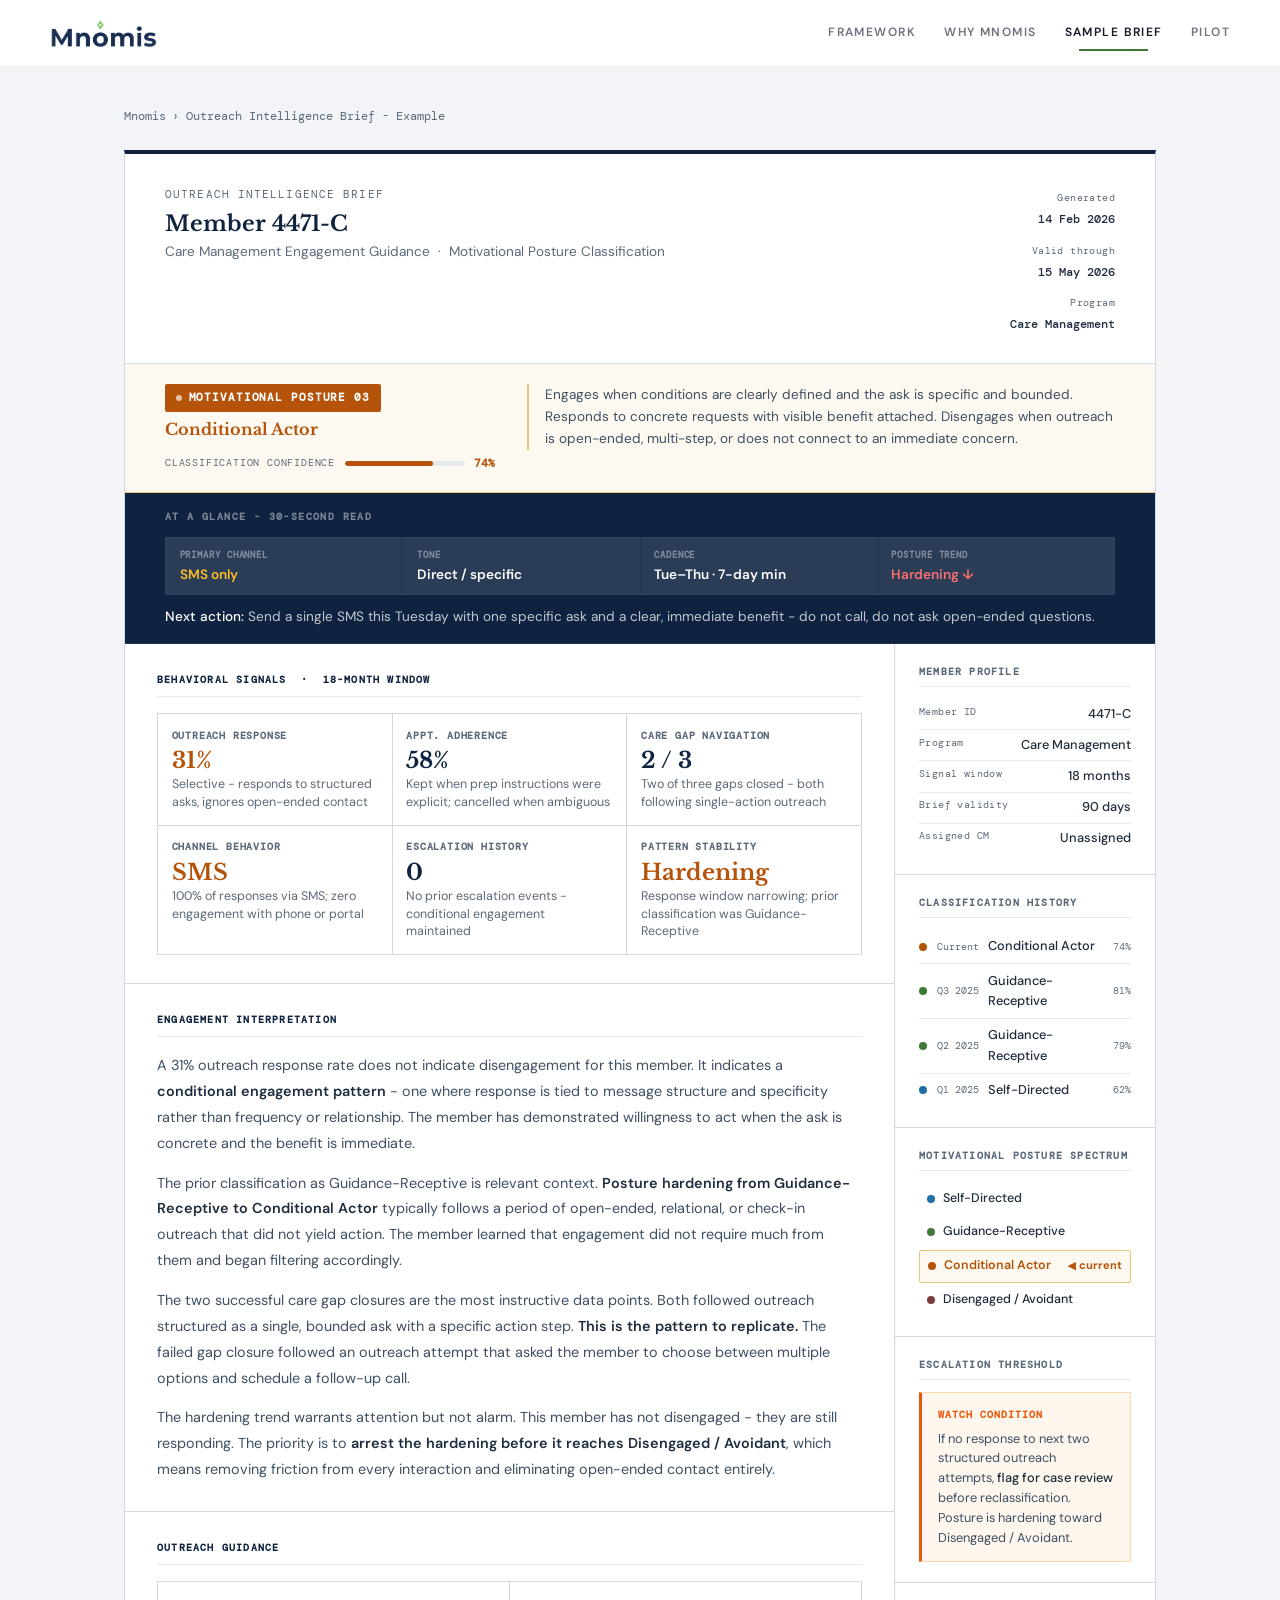
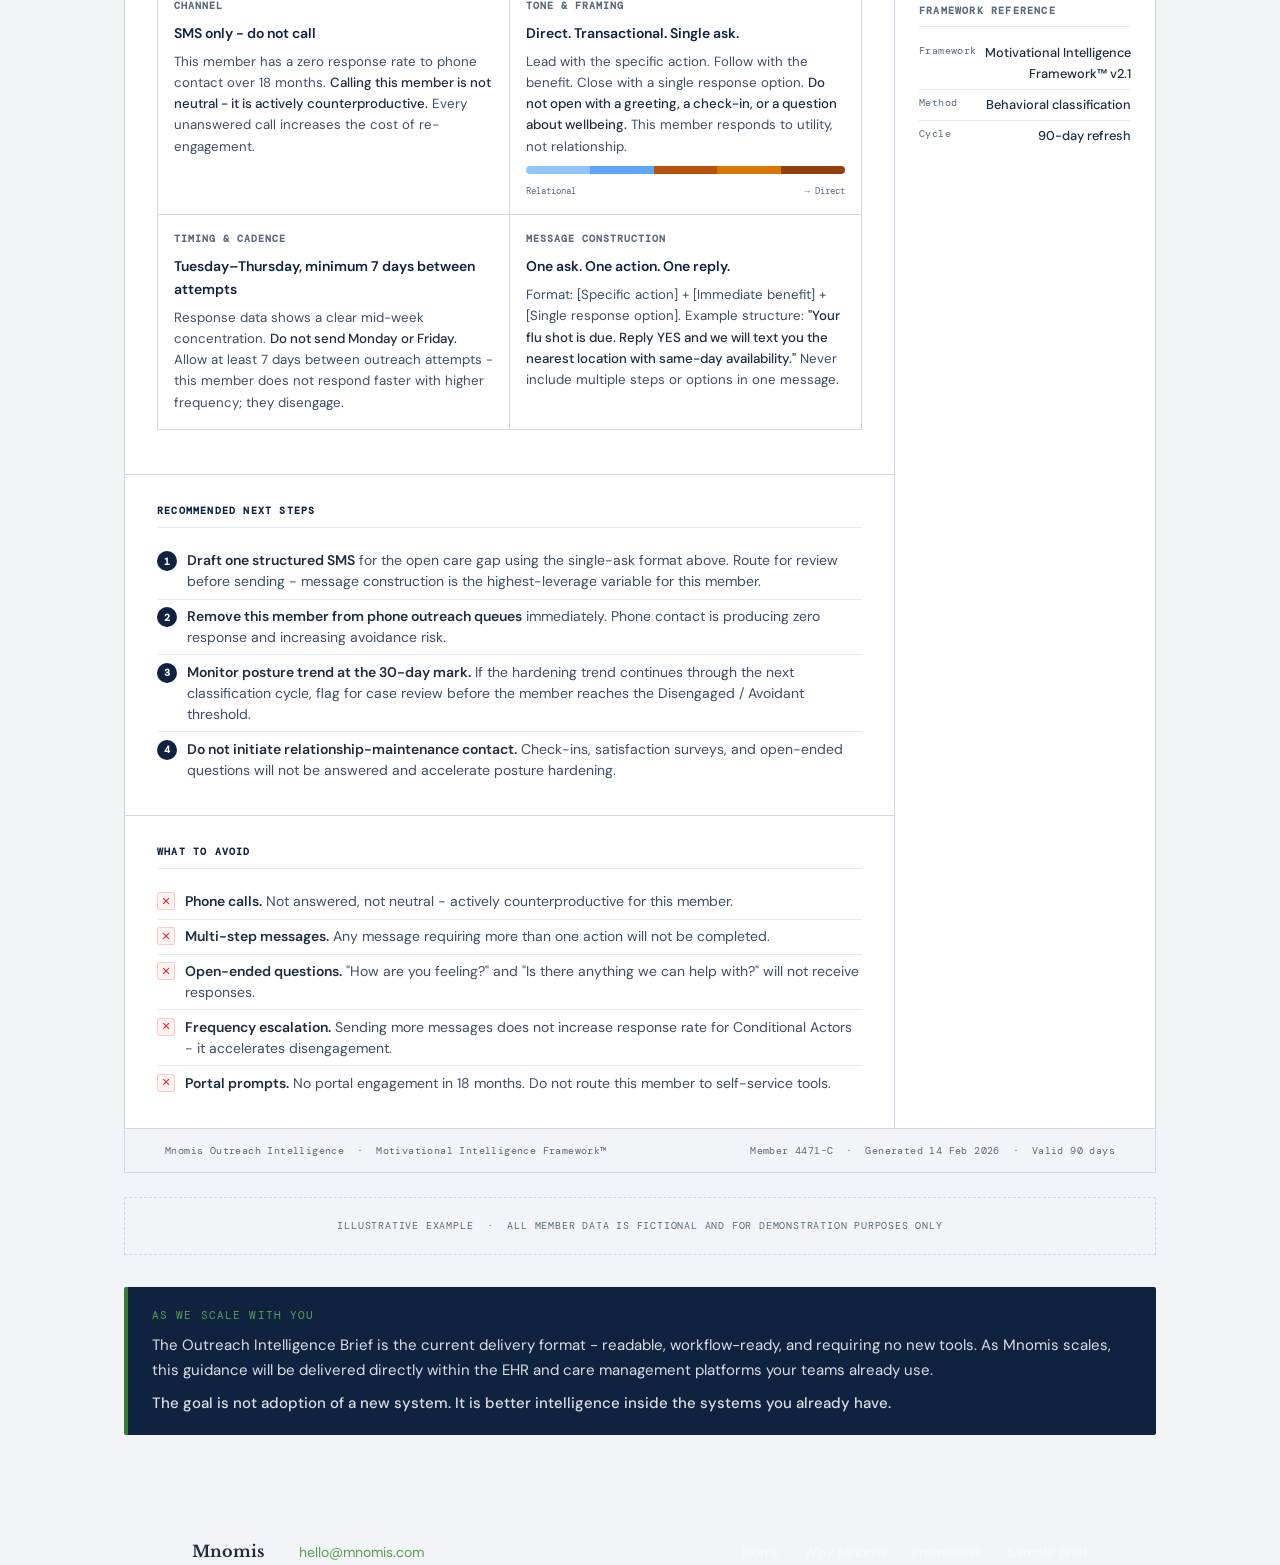
<file: brief-example/index.html>
<!doctype html>
<html lang="en">
<head>

<link rel="stylesheet" href="/css/styles.css"><meta charset="utf-8"/>
<meta content="width=device-width,initial-scale=1" name="viewport"/>
<title>Outreach Intelligence Brief - Mnomis</title>
<link href="https://fonts.googleapis.com" rel="preconnect"/>
<link crossorigin="" href="https://fonts.gstatic.com" rel="preconnect"/>
<link href="https://fonts.googleapis.com/css2?family=Libre+Baskerville:ital,wght@0,400;0,700;1,400&amp;family=DM+Sans:wght@300;400;500;600&amp;family=DM+Mono:wght@400;500&amp;display=swap" rel="stylesheet"/>
<style>
:root {
  --navy:           #0f2341;
  --navy-mid:       #1a3459;
  --green:          #3d7a36;
  --green-lt:       #5a9e52;
  --amber:          #b45309;
  --amber-bg:       #fef9f0;
  --amber-border:   #e8c97a;
  --slate:          #3d4f63;
  --fog:            #f2f4f7;
  --fog-dark:       #e6eaef;
  --white:          #ffffff;
  --text:           #1e2d3d;
  --muted:          #5a6a7a;
  --rule:           #d0d8e4;
  --serif:  "Libre Baskerville", Georgia, serif;
  --sans:   "DM Sans", system-ui, sans-serif;
  --mono:   "DM Mono", monospace;
}
*, *::before, *::after { box-sizing: border-box; margin: 0; padding: 0; }
body {
  font-family: var(--sans);
  color: var(--text);
  background: var(--fog);
  font-size: 14px;
  line-height: 1.6;
  -webkit-font-smoothing: antialiased;
}

/* HEADER */
/* PAGE */
.page {
  max-width: 1080px;
  margin: 2.5rem auto;
  padding: 0 1.5rem 4rem;
}

/* BREADCRUMB */
.breadcrumb {
  font-size: 12px;
  color: var(--muted);
  margin-bottom: 1.5rem;
  display: flex;
  align-items: center;
  gap: 0.4rem;
  font-family: var(--mono);
}
.breadcrumb a { color: var(--muted); text-decoration: none; }
.breadcrumb a:hover { color: var(--navy); }

/* BRIEF DOCUMENT */
.brief {
  background: var(--white);
  border: 1px solid var(--rule);
  border-top: 4px solid var(--navy);
}

/* BRIEF HEADER */
.brief-header {
  padding: 2rem 2.5rem 1.75rem;
  border-bottom: 1px solid var(--rule);
  display: grid;
  grid-template-columns: 1fr auto;
  gap: 1.5rem;
  align-items: start;
}
.brief-doc-label {
  font-family: var(--mono);
  font-size: 11px;
  letter-spacing: 0.1em;
  text-transform: uppercase;
  color: var(--muted);
  margin-bottom: 0.4rem;
}
.brief-title {
  font-family: var(--serif);
  font-size: 1.35rem;
  font-weight: 700;
  color: var(--navy);
  line-height: 1.25;
  margin-bottom: 0.25rem;
}
.brief-subtitle { font-size: 0.85rem; color: var(--muted); }
.brief-meta {
  text-align: right;
  font-size: 12px;
  color: var(--muted);
  line-height: 1.85;
  font-family: var(--mono);
  flex-shrink: 0;
}
.brief-meta strong { color: var(--text); font-weight: 500; }

/* POSTURE BANNER */
.posture-banner {
  background: var(--amber-bg);
  border-bottom: 1px solid var(--amber-border);
  padding: 1.25rem 2.5rem;
  display: flex;
  align-items: flex-start;
  gap: 2rem;
}
.posture-tag {
  display: inline-flex;
  align-items: center;
  gap: 0.4rem;
  background: var(--amber);
  color: #fff;
  font-family: var(--mono);
  font-size: 11px;
  font-weight: 600;
  letter-spacing: 0.08em;
  text-transform: uppercase;
  padding: 0.3rem 0.7rem;
  border-radius: 2px;
  margin-bottom: 0.35rem;
}
.posture-tag .dot {
  width: 6px; height: 6px;
  border-radius: 50%;
  background: rgba(255,255,255,0.65);
}
.posture-name {
  font-family: var(--serif);
  font-size: 1rem;
  font-weight: 700;
  color: var(--amber);
  margin-bottom: 0.25rem;
}
.posture-def {
  font-size: 0.85rem;
  color: var(--slate);
  line-height: 1.6;
  border-left: 2px solid var(--amber-border);
  padding-left: 1rem;
  flex: 1;
}
.confidence-row {
  display: flex;
  align-items: center;
  gap: 0.6rem;
  margin-top: 0.75rem;
}
.conf-label {
  font-family: var(--mono);
  font-size: 10px;
  text-transform: uppercase;
  letter-spacing: 0.08em;
  color: var(--muted);
  white-space: nowrap;
}
.conf-bar {
  height: 5px;
  background: var(--fog-dark);
  border-radius: 3px;
  width: 120px;
  overflow: hidden;
}
.conf-bar-fill {
  height: 100%;
  background: var(--amber);
  border-radius: 3px;
  width: 74%;
}
.conf-pct {
  font-family: var(--mono);
  font-size: 11px;
  font-weight: 600;
  color: var(--amber);
}

/* AT A GLANCE */
.glance-strip {
  background: var(--navy);
  border-bottom: 1px solid rgba(255,255,255,0.08);
  padding: 1rem 2.5rem;
}
.glance-label {
  font-family: var(--mono);
  font-size: 10px;
  font-weight: 600;
  letter-spacing: 0.14em;
  text-transform: uppercase;
  color: rgba(255,255,255,0.45);
  margin-bottom: 0.75rem;
}
.glance-grid {
  display: grid;
  grid-template-columns: repeat(4, 1fr);
  gap: 1px;
  background: rgba(255,255,255,0.08);
  border: 1px solid rgba(255,255,255,0.08);
  margin-bottom: 0.75rem;
}
.glance-cell {
  background: rgba(255,255,255,0.04);
  padding: 0.6rem 0.85rem;
}
.glance-cell-label {
  font-family: var(--mono);
  font-size: 9px;
  font-weight: 600;
  letter-spacing: 0.1em;
  text-transform: uppercase;
  color: rgba(255,255,255,0.4);
  margin-bottom: 0.25rem;
}
.glance-cell-value {
  font-size: 0.85rem;
  font-weight: 600;
  color: #fff;
  line-height: 1.3;
}
.glance-cell-value.amber { color: #fbbf24; }
.glance-cell-value.down { color: #f87171; }
.glance-next {
  font-size: 0.85rem;
  color: rgba(255,255,255,0.75);
  line-height: 1.5;
}
.glance-next strong { color: #fff; font-weight: 500; }

/* BRIEF BODY LAYOUT */
.brief-body {
  display: grid;
  grid-template-columns: 1fr 260px;
}

/* MAIN COLUMN */
.brief-main {
  border-right: 1px solid var(--rule);
}
.brief-section {
  padding: 1.75rem 2rem;
  border-bottom: 1px solid var(--rule);
}
.brief-section:last-child { border-bottom: none; }
.section-heading {
  font-family: var(--mono);
  font-size: 10px;
  font-weight: 600;
  letter-spacing: 0.12em;
  text-transform: uppercase;
  color: var(--navy);
  margin-bottom: 1rem;
  padding-bottom: 0.5rem;
  border-bottom: 1px solid var(--fog-dark);
}

/* SIGNAL GRID */
.signal-grid {
  display: grid;
  grid-template-columns: repeat(3, 1fr);
  gap: 1px;
  background: var(--rule);
  border: 1px solid var(--rule);
}
.signal-cell {
  background: var(--white);
  padding: 0.85rem;
}
.signal-name {
  font-family: var(--mono);
  font-size: 10px;
  font-weight: 600;
  letter-spacing: 0.08em;
  text-transform: uppercase;
  color: var(--muted);
  margin-bottom: 0.35rem;
}
.signal-value {
  font-family: var(--serif);
  font-size: 1.4rem;
  font-weight: 700;
  color: var(--navy);
  line-height: 1;
  margin-bottom: 0.3rem;
}
.signal-value.amber { color: var(--amber); }
.signal-note {
  font-size: 0.78rem;
  color: var(--muted);
  line-height: 1.4;
}

/* INTERPRETATION PARAS */
.interp-para {
  font-size: 0.9rem;
  color: var(--slate);
  line-height: 1.8;
  margin-bottom: 0.85rem;
}
.interp-para:last-child { margin-bottom: 0; }
.interp-para strong { color: var(--text); font-weight: 600; }

/* GUIDANCE CARDS */
.guidance-grid {
  display: grid;
  grid-template-columns: 1fr 1fr;
  gap: 1px;
  background: var(--rule);
  border: 1px solid var(--rule);
  margin-bottom: 1rem;
}
.guidance-card {
  background: var(--white);
  padding: 1rem;
}
.guidance-card-label {
  font-family: var(--mono);
  font-size: 10px;
  font-weight: 600;
  letter-spacing: 0.1em;
  text-transform: uppercase;
  color: var(--muted);
  margin-bottom: 0.5rem;
}
.guidance-card h4 {
  font-size: 0.875rem;
  font-weight: 600;
  color: var(--navy);
  margin-bottom: 0.4rem;
  font-family: var(--sans);
}
.guidance-card p {
  font-size: 0.83rem;
  color: var(--slate);
  line-height: 1.6;
}
.guidance-card p strong { color: var(--text); font-weight: 500; }

/* TONE SPECTRUM */
.tone-spectrum {
  display: flex;
  align-items: center;
  gap: 0;
  margin: 0.6rem 0;
  height: 8px;
  border-radius: 4px;
  overflow: hidden;
}
.tone-seg { flex: 1; height: 100%; }
.tone-seg.seg1 { background: #93c5fd; }
.tone-seg.seg2 { background: #60a5fa; }
.tone-seg.seg3 { background: var(--amber); }
.tone-seg.seg4 { background: #d97706; }
.tone-seg.seg5 { background: #92400e; }
.tone-marker {
  font-family: var(--mono);
  font-size: 9px;
  color: var(--muted);
  display: flex;
  justify-content: space-between;
  margin-top: 0.2rem;
}

/* STEPS & AVOID */
.steps-list, .avoid-list { list-style: none; }
.steps-list li, .avoid-list li {
  display: flex;
  gap: 0.65rem;
  align-items: flex-start;
  font-size: 0.875rem;
  color: var(--slate);
  padding: 0.4rem 0;
  border-bottom: 1px solid var(--fog-dark);
  line-height: 1.5;
}
.steps-list li:last-child, .avoid-list li:last-child { border-bottom: none; }
.step-num {
  flex-shrink: 0;
  width: 20px; height: 20px;
  border-radius: 50%;
  background: var(--navy);
  color: #fff;
  font-family: var(--mono);
  font-size: 10px;
  font-weight: 600;
  display: flex;
  align-items: center;
  justify-content: center;
  margin-top: 1px;
}
.avoid-x {
  flex-shrink: 0;
  width: 18px; height: 18px;
  border-radius: 2px;
  background: #fef2f2;
  border: 1px solid #fecaca;
  color: #dc2626;
  font-size: 11px;
  font-weight: 700;
  display: flex;
  align-items: center;
  justify-content: center;
  margin-top: 1px;
}
.steps-list li strong, .avoid-list li strong { color: var(--text); font-weight: 600; }

/* SIDEBAR */
.brief-sidebar {
  padding: 0;
}
.sidebar-section {
  padding: 1.25rem 1.5rem;
  border-bottom: 1px solid var(--rule);
}
.sidebar-section:last-child { border-bottom: none; }
.sidebar-heading {
  font-family: var(--mono);
  font-size: 10px;
  font-weight: 600;
  letter-spacing: 0.12em;
  text-transform: uppercase;
  color: var(--muted);
  margin-bottom: 0.75rem;
  padding-bottom: 0.4rem;
  border-bottom: 1px solid var(--fog-dark);
}
.meta-row {
  display: flex;
  justify-content: space-between;
  align-items: flex-start;
  font-size: 0.8rem;
  padding: 0.3rem 0;
  border-bottom: 1px solid var(--fog-dark);
  gap: 0.5rem;
}
.meta-row:last-child { border-bottom: none; }
.meta-key {
  color: var(--muted);
  flex-shrink: 0;
  font-family: var(--mono);
  font-size: 10px;
  letter-spacing: 0.04em;
}
.meta-val {
  color: var(--text);
  font-weight: 500;
  text-align: right;
  font-size: 0.8rem;
}

/* CLASSIFICATION HISTORY */
.history-item {
  display: flex;
  align-items: center;
  gap: 0.6rem;
  padding: 0.4rem 0;
  font-size: 0.8rem;
  border-bottom: 1px solid var(--fog-dark);
}
.history-item:last-child { border-bottom: none; }
.history-dot {
  width: 8px; height: 8px;
  border-radius: 50%;
  flex-shrink: 0;
}
.history-period { color: var(--muted); font-family: var(--mono); font-size: 10px; flex-shrink: 0; }
.history-posture { color: var(--text); font-weight: 500; }
.history-conf { color: var(--muted); font-size: 10px; margin-left: auto; font-family: var(--mono); }

/* SPECTRUM */
.posture-spectrum {
  display: flex;
  flex-direction: column;
  gap: 2px;
}
.spectrum-item {
  display: flex;
  align-items: center;
  gap: 0.5rem;
  padding: 0.35rem 0.5rem;
  border-radius: 2px;
  font-size: 0.78rem;
}
.spectrum-item.current {
  background: var(--amber-bg);
  border: 1px solid var(--amber-border);
}
.spectrum-dot { width: 8px; height: 8px; border-radius: 50%; flex-shrink: 0; }
.spectrum-item-name { font-weight: 500; color: var(--text); }
.spectrum-item.current .spectrum-item-name { color: var(--amber); font-weight: 600; }
.spectrum-item-arrow { margin-left: auto; color: var(--amber); font-size: 11px; font-weight: 700; }

/* ESCALATION BOX */
.escalation-box {
  background: #fff7ed;
  border: 1px solid #fed7aa;
  border-left: 3px solid #ea580c;
  padding: 0.85rem 1rem;
  border-radius: 1px;
}
.escalation-box-label {
  font-family: var(--mono);
  font-size: 10px;
  font-weight: 600;
  letter-spacing: 0.1em;
  text-transform: uppercase;
  color: #ea580c;
  margin-bottom: 0.35rem;
}
.escalation-box p { font-size: 0.8rem; color: var(--slate); line-height: 1.55; }
.escalation-box p strong { color: var(--text); font-weight: 500; }

/* BRIEF FOOTER */
.brief-footer {
  background: var(--fog);
  border-top: 1px solid var(--rule);
  padding: 0.85rem 2.5rem;
  display: flex;
  justify-content: space-between;
  align-items: center;
  font-family: var(--mono);
  font-size: 10px;
  color: var(--muted);
  letter-spacing: 0.04em;
}

/* ILLUSTRATIVE NOTICE */
.illustrative-notice {
  text-align: center;
  font-family: var(--mono);
  font-size: 10px;
  color: var(--muted);
  letter-spacing: 0.08em;
  text-transform: uppercase;
  padding: 1.25rem;
  border: 1px dashed var(--rule);
  margin-top: 1.5rem;
}

@media print {
  header, nav, .breadcrumb, .page-actions, .illustrative-notice { display: none; }
  body { background: #fff; }
  .page { margin: 0; padding: 0; max-width: 100%; }
  .brief { border: none; }
}
@media (max-width: 700px) {
  .brief-body { grid-template-columns: 1fr; }
  .brief-main { border-right: none; }
  .signal-grid { grid-template-columns: 1fr 1fr; }
  .guidance-grid { grid-template-columns: 1fr; }
  .brief-header { grid-template-columns: 1fr; }
  .brief-meta { text-align: left; }
  .posture-banner { flex-direction: column; gap: 1rem; }
  .glance-grid { grid-template-columns: 1fr 1fr; }
}
</style>
</head>
<body>
<!-- BUILD: v4-header -->
<!-- BUILD: fullfix-v6 -->
<!-- BUILD: fullfix-v7 -->
<!-- BUILD: fullfix-v8 -->
<header class="site-header">
  <div class="header-inner">
    <a class="logo" href="/">
      <img src="/assets/mnomis-logo.png" alt="Mnomis">
    </a>
    <button class="nav-toggle" aria-label="Toggle navigation" onclick="this.nextElementSibling.classList.toggle('open')">
      <span></span>
      <span></span>
      <span></span>
    </button>
    <nav class="main-nav">
      <a href="/framework/" class="nav-link">Framework</a>
      <a href="/about/" class="nav-link">Why Mnomis</a>
      <a href="/brief-example/" class="nav-link active">Sample Brief</a>
      <a href="/pilot/" class="nav-link">Pilot</a>
    </nav>
  </div>
</header>

<div class="page">
<div class="breadcrumb">
<a href="/">Mnomis</a>
<span>›</span>
<span>Outreach Intelligence Brief - Example</span>
</div>
<div class="brief">
<!-- BRIEF HEADER -->
<div class="brief-header">
<div>
<div class="brief-doc-label">Outreach Intelligence Brief</div>
<div class="brief-title">Member 4471-C</div>
<div class="brief-subtitle">Care Management Engagement Guidance  ·  Motivational Posture Classification</div>
</div>
<div class="brief-meta">
<div><span class="meta-key">Generated</span><br/><strong>14 Feb 2026</strong></div>
<div style="margin-top:0.5rem"><span class="meta-key">Valid through</span><br/><strong>15 May 2026</strong></div>
<div style="margin-top:0.5rem"><span class="meta-key">Program</span><br/><strong>Care Management</strong></div>
</div>
</div>
<!-- POSTURE BANNER -->
<div class="posture-banner">
<div>
<div class="posture-tag"><span class="dot"></span> Motivational Posture 03</div>
<div class="posture-name">Conditional Actor</div>
<div class="confidence-row">
<span class="conf-label">Classification confidence</span>
<div class="conf-bar"><div class="conf-bar-fill"></div></div>
<span class="conf-pct">74%</span>
</div>
</div>
<div class="posture-def">
        Engages when conditions are clearly defined and the ask is specific and bounded.
        Responds to concrete requests with visible benefit attached. Disengages when outreach
        is open-ended, multi-step, or does not connect to an immediate concern.
      </div>
</div>
<!-- AT A GLANCE -->
<div class="glance-strip">
<div class="glance-label">At a glance - 30-second read</div>
<div class="glance-grid">
<div class="glance-cell">
<div class="glance-cell-label">Primary channel</div>
<div class="glance-cell-value amber">SMS only</div>
</div>
<div class="glance-cell">
<div class="glance-cell-label">Tone</div>
<div class="glance-cell-value">Direct / specific</div>
</div>
<div class="glance-cell">
<div class="glance-cell-label">Cadence</div>
<div class="glance-cell-value">Tue–Thu · 7-day min</div>
</div>
<div class="glance-cell">
<div class="glance-cell-label">Posture trend</div>
<div class="glance-cell-value down">Hardening ↓</div>
</div>
</div>
<div class="glance-next">
<strong>Next action:</strong> Send a single SMS this Tuesday with one specific ask and a clear, immediate benefit - do not call, do not ask open-ended questions.
      </div>
</div>
<!-- BRIEF BODY -->
<div class="brief-body">
<!-- MAIN COLUMN -->
<div class="brief-main">
<!-- BEHAVIORAL SIGNALS -->
<div class="brief-section">
<div class="section-heading">Behavioral Signals  ·  18-month window</div>
<div class="signal-grid">
<div class="signal-cell">
<div class="signal-name">Outreach response</div>
<div class="signal-value amber">31%</div>
<div class="signal-note">Selective - responds to structured asks, ignores open-ended contact</div>
</div>
<div class="signal-cell">
<div class="signal-name">Appt. adherence</div>
<div class="signal-value">58%</div>
<div class="signal-note">Kept when prep instructions were explicit; cancelled when ambiguous</div>
</div>
<div class="signal-cell">
<div class="signal-name">Care gap navigation</div>
<div class="signal-value">2 / 3</div>
<div class="signal-note">Two of three gaps closed - both following single-action outreach</div>
</div>
<div class="signal-cell">
<div class="signal-name">Channel behavior</div>
<div class="signal-value amber">SMS</div>
<div class="signal-note">100% of responses via SMS; zero engagement with phone or portal</div>
</div>
<div class="signal-cell">
<div class="signal-name">Escalation history</div>
<div class="signal-value">0</div>
<div class="signal-note">No prior escalation events - conditional engagement maintained</div>
</div>
<div class="signal-cell">
<div class="signal-name">Pattern stability</div>
<div class="signal-value amber">Hardening</div>
<div class="signal-note">Response window narrowing; prior classification was Guidance-Receptive</div>
</div>
</div>
</div>
<!-- INTERPRETATION -->
<div class="brief-section">
<div class="section-heading">Engagement Interpretation</div>
<p class="interp-para">
            A 31% outreach response rate does not indicate disengagement for this member.
            It indicates a <strong>conditional engagement pattern</strong> - one where response
            is tied to message structure and specificity rather than frequency or relationship.
            The member has demonstrated willingness to act when the ask is concrete and the
            benefit is immediate.
          </p>
<p class="interp-para">
            The prior classification as Guidance-Receptive is relevant context.
            <strong>Posture hardening from Guidance-Receptive to Conditional Actor</strong>
            typically follows a period of open-ended, relational, or check-in outreach
            that did not yield action. The member learned that engagement did not require
            much from them and began filtering accordingly.
          </p>
<p class="interp-para">
            The two successful care gap closures are the most instructive data points.
            Both followed outreach structured as a single, bounded ask with
            a specific action step. <strong>This is the pattern to replicate.</strong>
            The failed gap closure followed an outreach attempt that asked the member
            to choose between multiple options and schedule a follow-up call.
          </p>
<p class="interp-para">
            The hardening trend warrants attention but not alarm. This member has not
            disengaged - they are still responding. The priority is to <strong>arrest
            the hardening before it reaches Disengaged / Avoidant</strong>, which means
            removing friction from every interaction and eliminating open-ended contact entirely.
          </p>
</div>
<!-- OUTREACH GUIDANCE -->
<div class="brief-section">
<div class="section-heading">Outreach Guidance</div>
<div class="guidance-grid">
<div class="guidance-card">
<div class="guidance-card-label">Channel</div>
<h4>SMS only - do not call</h4>
<p>This member has a zero response rate to phone contact over 18 months.
              <strong>Calling this member is not neutral - it is actively counterproductive.</strong>
              Every unanswered call increases the cost of re-engagement.</p>
</div>
<div class="guidance-card">
<div class="guidance-card-label">Tone &amp; Framing</div>
<h4>Direct. Transactional. Single ask.</h4>
<p>Lead with the specific action. Follow with the benefit.
              Close with a single response option.
              <strong>Do not open with a greeting, a check-in, or a question about wellbeing.</strong>
              This member responds to utility, not relationship.</p>
<div class="tone-spectrum">
<div class="tone-seg seg1"></div>
<div class="tone-seg seg2"></div>
<div class="tone-seg seg3"></div>
<div class="tone-seg seg4"></div>
<div class="tone-seg seg5"></div>
</div>
<div class="tone-marker">
<span>Relational</span><span>→ Direct</span>
</div>
</div>
<div class="guidance-card">
<div class="guidance-card-label">Timing &amp; Cadence</div>
<h4>Tuesday–Thursday, minimum 7 days between attempts</h4>
<p>Response data shows a clear mid-week concentration.
              <strong>Do not send Monday or Friday.</strong>
              Allow at least 7 days between outreach attempts - this member
              does not respond faster with higher frequency; they disengage.</p>
</div>
<div class="guidance-card">
<div class="guidance-card-label">Message Construction</div>
<h4>One ask. One action. One reply.</h4>
<p>Format: [Specific action] + [Immediate benefit] + [Single response option].
              Example structure: <strong>"Your flu shot is due. Reply YES and we will
              text you the nearest location with same-day availability."</strong>
              Never include multiple steps or options in one message.</p>
</div>
</div>
</div>
<!-- NEXT STEPS -->
<div class="brief-section">
<div class="section-heading">Recommended Next Steps</div>
<ul class="steps-list">
<li>
<span class="step-num">1</span>
<div><strong>Draft one structured SMS</strong> for the open care gap using the single-ask format above. Route for review before sending - message construction is the highest-leverage variable for this member.</div>
</li>
<li>
<span class="step-num">2</span>
<div><strong>Remove this member from phone outreach queues</strong> immediately. Phone contact is producing zero response and increasing avoidance risk.</div>
</li>
<li>
<span class="step-num">3</span>
<div><strong>Monitor posture trend at the 30-day mark.</strong> If the hardening trend continues through the next classification cycle, flag for case review before the member reaches the Disengaged / Avoidant threshold.</div>
</li>
<li>
<span class="step-num">4</span>
<div><strong>Do not initiate relationship-maintenance contact.</strong> Check-ins, satisfaction surveys, and open-ended questions will not be answered and accelerate posture hardening.</div>
</li>
</ul>
</div>
<!-- WHAT TO AVOID -->
<div class="brief-section">
<div class="section-heading">What to Avoid</div>
<ul class="avoid-list">
<li><span class="avoid-x">✕</span><div><strong>Phone calls.</strong> Not answered, not neutral - actively counterproductive for this member.</div></li>
<li><span class="avoid-x">✕</span><div><strong>Multi-step messages.</strong> Any message requiring more than one action will not be completed.</div></li>
<li><span class="avoid-x">✕</span><div><strong>Open-ended questions.</strong> "How are you feeling?" and "Is there anything we can help with?" will not receive responses.</div></li>
<li><span class="avoid-x">✕</span><div><strong>Frequency escalation.</strong> Sending more messages does not increase response rate for Conditional Actors - it accelerates disengagement.</div></li>
<li><span class="avoid-x">✕</span><div><strong>Portal prompts.</strong> No portal engagement in 18 months. Do not route this member to self-service tools.</div></li>
</ul>
</div>
</div><!-- /brief-main -->
<!-- SIDEBAR -->
<div class="brief-sidebar">
<div class="sidebar-section">
<div class="sidebar-heading">Member Profile</div>
<div class="meta-row">
<span class="meta-key">Member ID</span>
<span class="meta-val">4471-C</span>
</div>
<div class="meta-row">
<span class="meta-key">Program</span>
<span class="meta-val">Care Management</span>
</div>
<div class="meta-row">
<span class="meta-key">Signal window</span>
<span class="meta-val">18 months</span>
</div>
<div class="meta-row">
<span class="meta-key">Brief validity</span>
<span class="meta-val">90 days</span>
</div>
<div class="meta-row">
<span class="meta-key">Assigned CM</span>
<span class="meta-val">Unassigned</span>
</div>
</div>
<div class="sidebar-section">
<div class="sidebar-heading">Classification History</div>
<div class="history-item">
<div class="history-dot" style="background:#b45309"></div>
<span class="history-period">Current</span>
<span class="history-posture">Conditional Actor</span>
<span class="history-conf">74%</span>
</div>
<div class="history-item">
<div class="history-dot" style="background:#3d7a36"></div>
<span class="history-period">Q3 2025</span>
<span class="history-posture">Guidance-Receptive</span>
<span class="history-conf">81%</span>
</div>
<div class="history-item">
<div class="history-dot" style="background:#3d7a36"></div>
<span class="history-period">Q2 2025</span>
<span class="history-posture">Guidance-Receptive</span>
<span class="history-conf">79%</span>
</div>
<div class="history-item">
<div class="history-dot" style="background:#1d6fa4"></div>
<span class="history-period">Q1 2025</span>
<span class="history-posture">Self-Directed</span>
<span class="history-conf">62%</span>
</div>
</div>
<div class="sidebar-section">
<div class="sidebar-heading">Motivational Posture Spectrum</div>
<div class="posture-spectrum">
<div class="spectrum-item">
<div class="spectrum-dot" style="background:#1d6fa4"></div>
<span class="spectrum-item-name">Self-Directed</span>
</div>
<div class="spectrum-item">
<div class="spectrum-dot" style="background:#3d7a36"></div>
<span class="spectrum-item-name">Guidance-Receptive</span>
</div>
<div class="spectrum-item current">
<div class="spectrum-dot" style="background:#b45309"></div>
<span class="spectrum-item-name">Conditional Actor</span>
<span class="spectrum-item-arrow">◀ current</span>
</div>
<div class="spectrum-item">
<div class="spectrum-dot" style="background:#7c3d3d"></div>
<span class="spectrum-item-name">Disengaged / Avoidant</span>
</div>
</div>
</div>
<div class="sidebar-section">
<div class="sidebar-heading">Escalation Threshold</div>
<div class="escalation-box">
<div class="escalation-box-label">Watch condition</div>
<p>If no response to next two structured outreach attempts, <strong>flag for case review</strong> before reclassification. Posture is hardening toward Disengaged / Avoidant.</p>
</div>
</div>
<div class="sidebar-section">
<div class="sidebar-heading">Framework Reference</div>
<div class="meta-row">
<span class="meta-key">Framework</span>
<span class="meta-val">Motivational Intelligence Framework™ v2.1</span>
</div>
<div class="meta-row">
<span class="meta-key">Method</span>
<span class="meta-val">Behavioral classification</span>
</div>
<div class="meta-row">
<span class="meta-key">Cycle</span>
<span class="meta-val">90-day refresh</span>
</div>
</div>
</div><!-- /brief-sidebar -->
</div><!-- /brief-body -->
<!-- BRIEF FOOTER -->
<div class="brief-footer">
<span>Mnomis Outreach Intelligence  ·  Motivational Intelligence Framework™</span>
<span>Member 4471-C  ·  Generated 14 Feb 2026  ·  Valid 90 days</span>
</div>
</div><!-- /brief -->
<div class="illustrative-notice">
    Illustrative example  ·  All member data is fictional and for demonstration purposes only
  </div>

<div class="vision-banner" style="background:var(--navy,#0f2341);border-left:4px solid var(--green,#5a9e52);padding:1.25rem 1.5rem;margin-top:2rem;border-radius:2px;">
  <p style="font-family:var(--mono,monospace);font-size:0.7rem;letter-spacing:0.1em;text-transform:uppercase;color:var(--green-lt,#8ec986);margin:0 0 0.5rem;">As we scale with you</p>
  <p style="font-size:0.9375rem;color:rgba(255,255,255,0.85);line-height:1.65;margin:0 0 0.5rem;">The Outreach Intelligence Brief is the current delivery format - readable, workflow-ready, and requiring no new tools. As Mnomis scales, this guidance will be delivered directly within the EHR and care management platforms your teams already use.</p>
  <p style="font-size:0.9375rem;color:rgba(255,255,255,0.85);line-height:1.65;margin:0;font-weight:500;">The goal is not adoption of a new system. It is better intelligence inside the systems you already have.</p>
</div>
</div><!-- /page -->
<footer>
<div class="container" style="display:flex;flex-wrap:wrap;gap:2rem;justify-content:space-between;align-items:center;">
  <div>
    <strong style="font-family:var(--serif);font-size:1rem;">Mnomis</strong>
    <span style="margin:0 0.75rem;color:rgba(255,255,255,0.2);">·</span>
    <!--email_off--><a href="mailto:hello@mnomis.com" style="font-size:0.875rem;color:var(--green-lt);text-decoration:none;">hello@mnomis.com</a><!--/email_off-->
  </div>
  <nav style="display:flex;gap:1.5rem;flex-wrap:wrap;">
    <a href="/" style="font-size:0.875rem;color:rgba(255,255,255,0.5);text-decoration:none;">Home</a>
    <a href="/about/" style="font-size:0.875rem;color:rgba(255,255,255,0.5);text-decoration:none;">Why Mnomis</a>
    <a href="/framework/" style="font-size:0.875rem;color:rgba(255,255,255,0.5);text-decoration:none;">Framework</a>
    <a href="/brief-example/" style="font-size:0.875rem;color:rgba(255,255,255,0.5);text-decoration:none;">Sample Brief</a>
    <a href="/pilot/" style="font-size:0.875rem;color:rgba(255,255,25
</file>
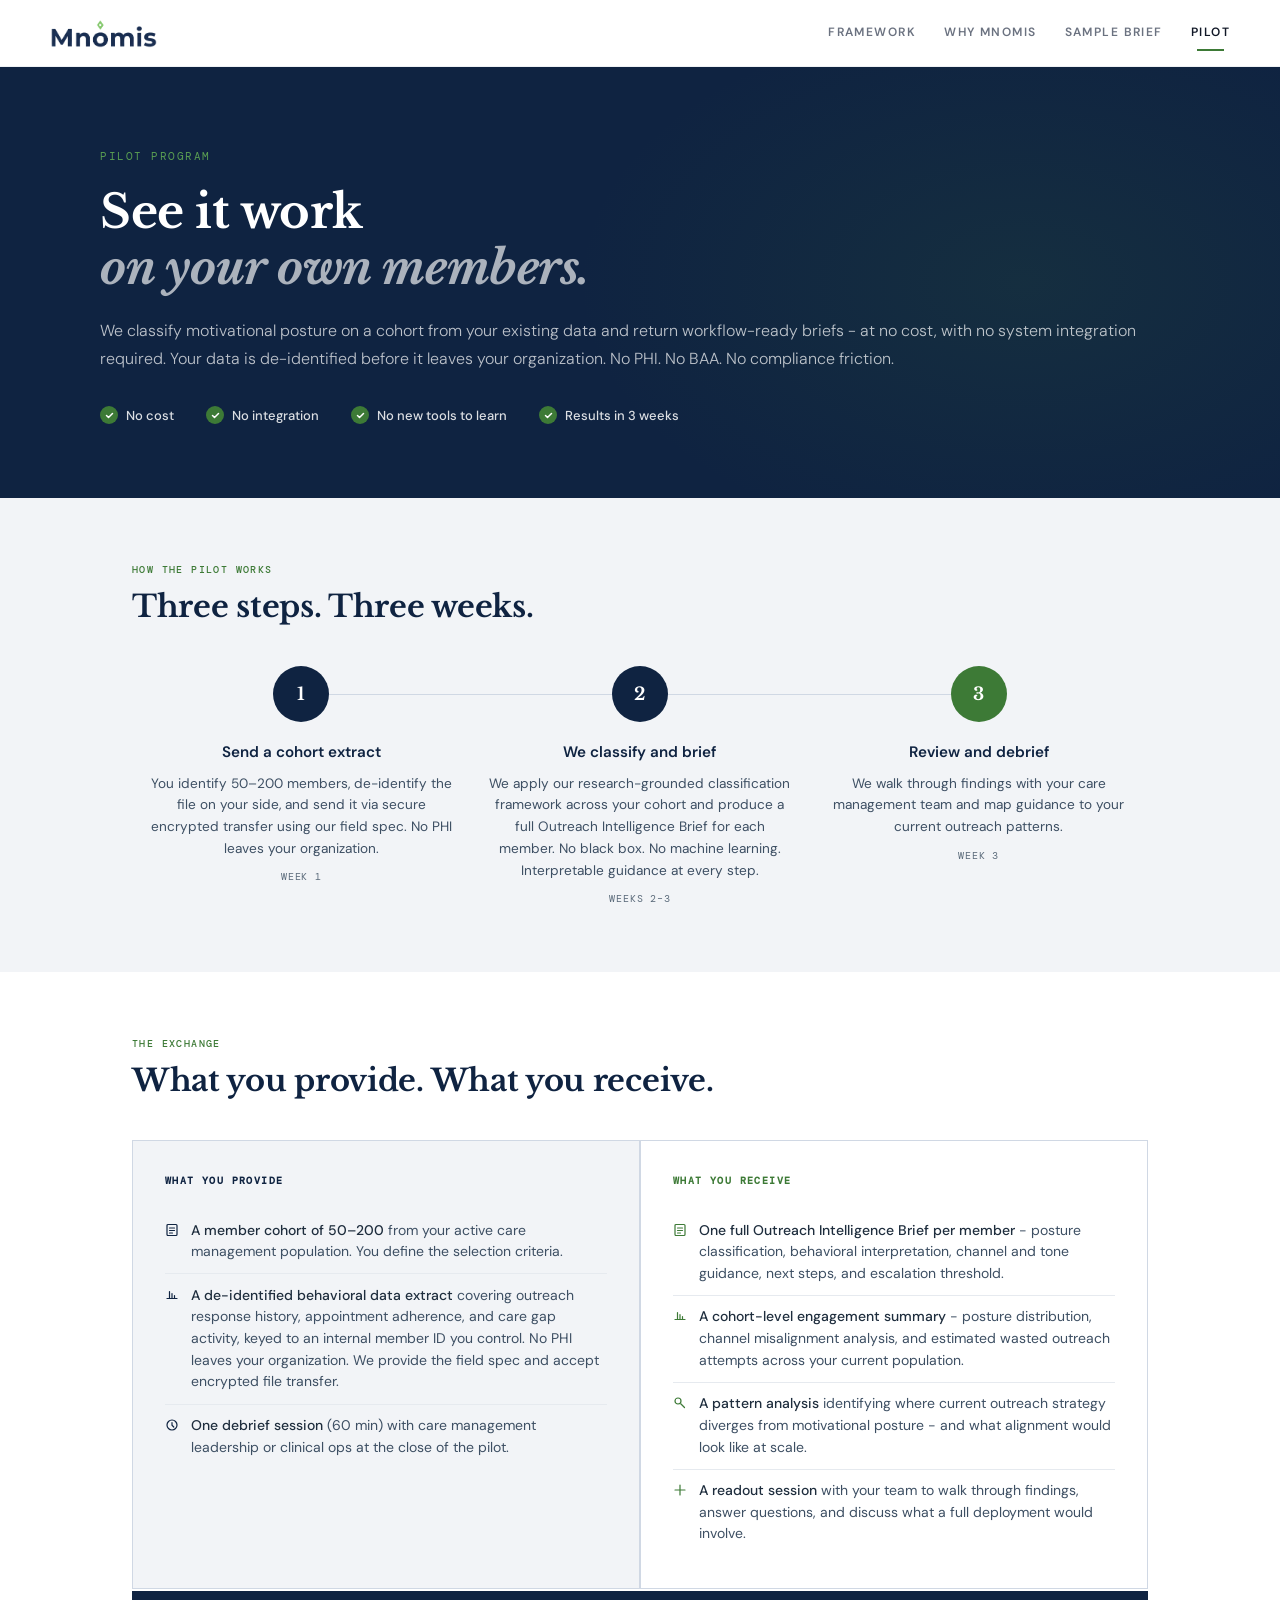
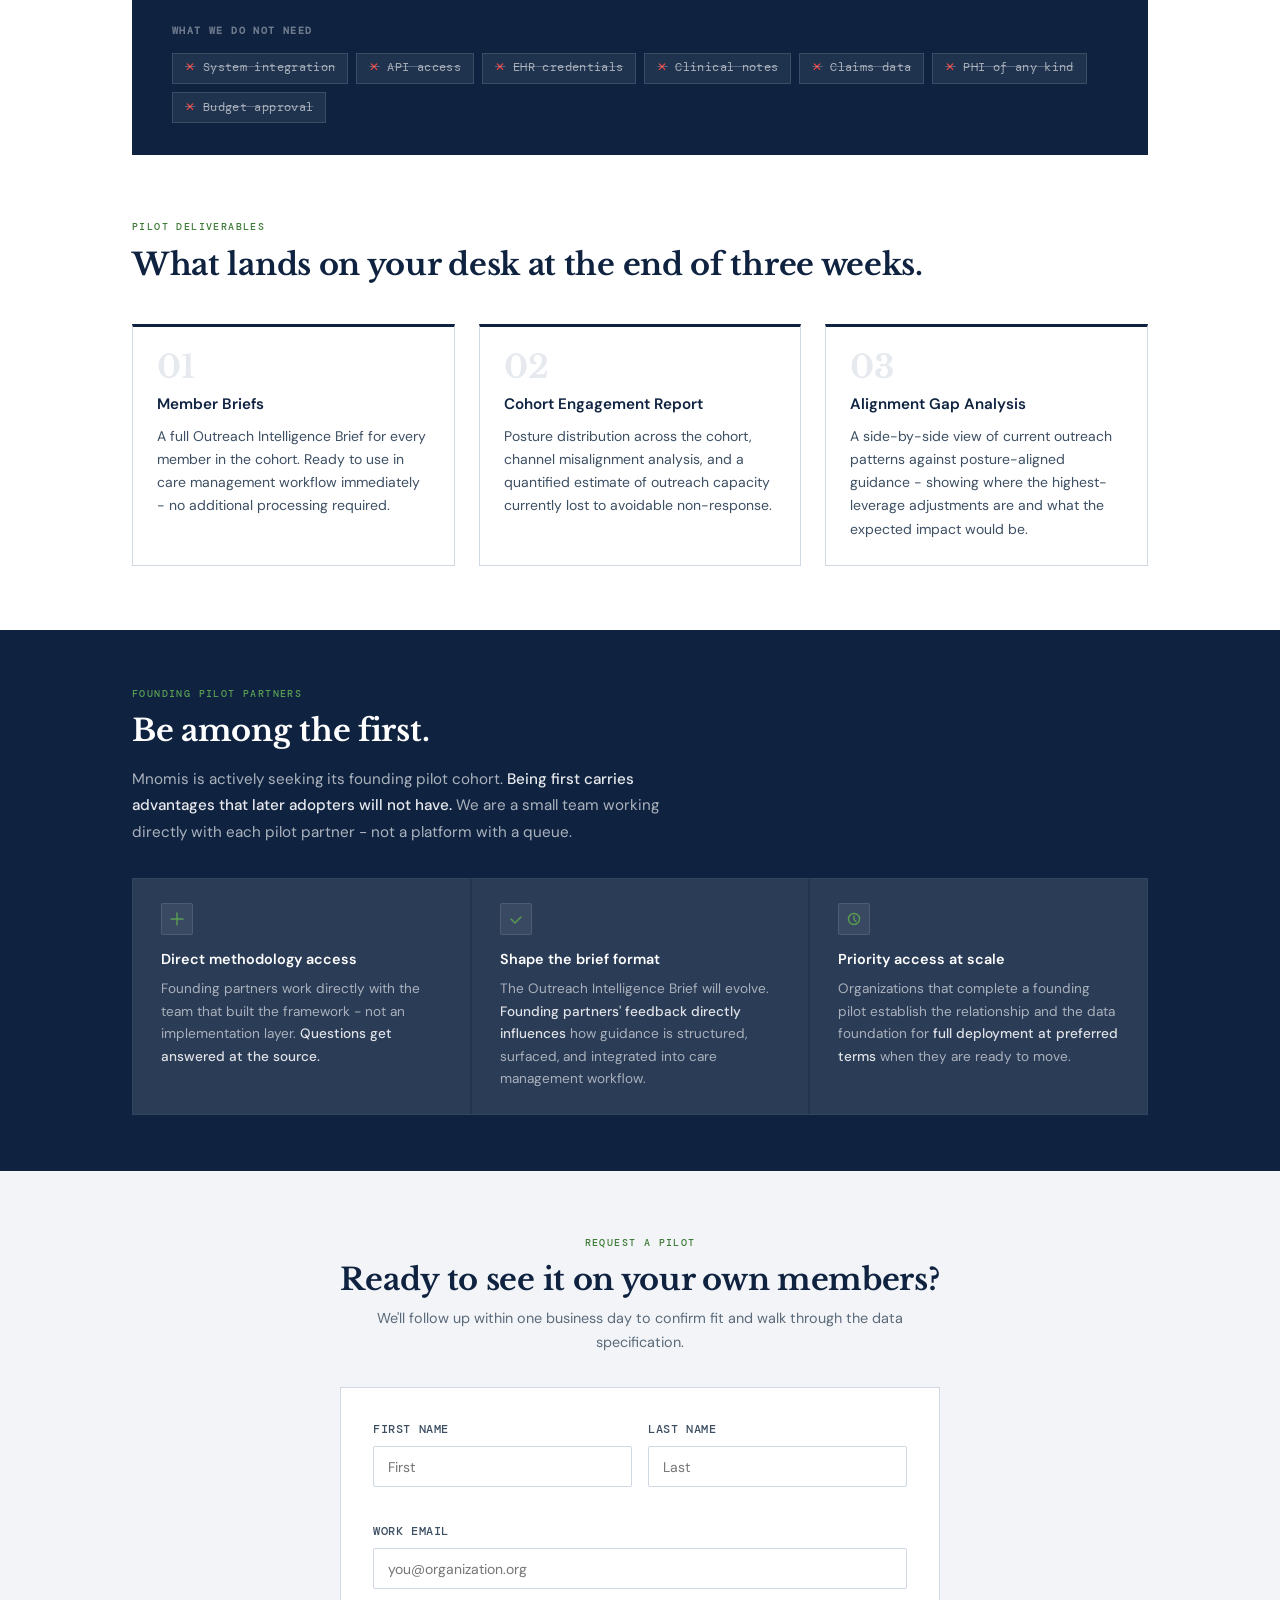
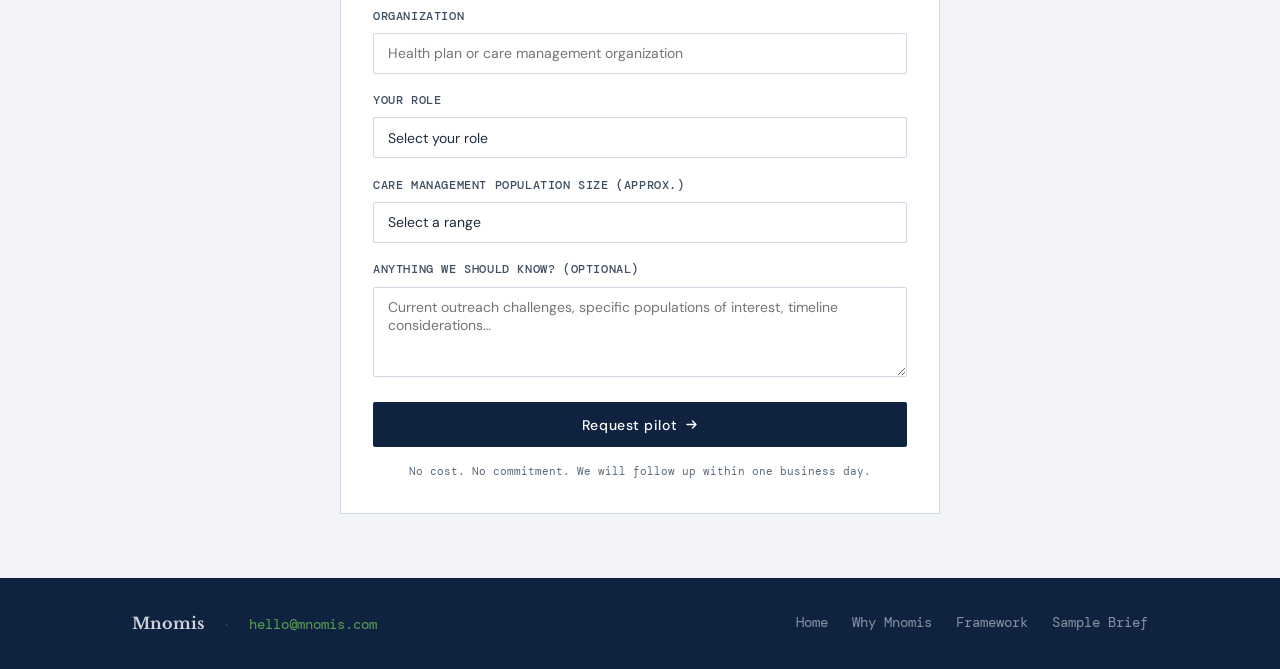
<file: pilot/index.html>
<!doctype html>
<html lang="en">
<head>

<link rel="stylesheet" href="/css/styles.css"><meta charset="utf-8"/>
<meta content="width=device-width,initial-scale=1" name="viewport"/>
<title>Pilot Program - Mnomis</title>
<link href="https://fonts.googleapis.com" rel="preconnect"/>
<link crossorigin="" href="https://fonts.gstatic.com" rel="preconnect"/>
<link href="https://fonts.googleapis.com/css2?family=Libre+Baskerville:ital,wght@0,400;0,700;1,400&amp;family=DM+Sans:wght@300;400;500;600&amp;family=DM+Mono:wght@400;500&amp;display=swap" rel="stylesheet"/>
<style>
:root {
    --navy:      #0f2341;
    --navy-mid:  #1a3459;
    --green:     #3d7a36;
    --green-lt:  #5a9e52;
    --slate:     #3d4f63;
    --fog:       #f2f4f7;
    --fog-dark:  #e6eaef;
    --white:     #ffffff;
    --text:      #1e2d3d;
    --muted:     #5a6a7a;
    --rule:      #d0d8e4;
    --serif:     "Libre Baskerville", Georgia, serif;
    --sans:      "DM Sans", system-ui, sans-serif;
    --mono:      "DM Mono", monospace;
  }
  *, *::before, *::after { box-sizing: border-box; margin: 0; padding: 0; }
  html { scroll-behavior: smooth; }
  body {
    font-family: var(--sans);
    color: var(--text);
    background: var(--white);
    font-size: 15px;
    line-height: 1.65;
    -webkit-font-smoothing: antialiased;
  }

  /* ── HEADER ── */
/* ── HERO ── */
  .hero {
    background: var(--navy);
    padding: 5rem 2rem 4.5rem;
    position: relative;
    overflow: hidden;
  }
  .hero::before {
    content: '';
    position: absolute;
    inset: 0;
    background: radial-gradient(ellipse 50% 90% at 80% 50%, rgba(61,122,54,0.13) 0%, transparent 70%);
    pointer-events: none;
  }
  .hero-inner {
    max-width: 1080px;
    margin: 0 auto;
    position: relative;
  }
  .hero-eyebrow {
    font-family: var(--mono);
    font-size: 11px;
    letter-spacing: 0.14em;
    text-transform: uppercase;
    color: var(--green-lt);
    margin-bottom: 1.25rem;
  }
  .hero h1 {
    font-family: var(--serif);
    font-size: clamp(2rem, 4.5vw, 2.9rem);
    font-weight: 700;
    color: #fff;
    line-height: 1.2;
    margin-bottom: 1.25rem;
  }
  .hero h1 em { font-style: italic; color: rgba(255,255,255,0.65); }
  .hero-lead {
    font-size: 1rem;
    font-weight: 300;
    color: rgba(255,255,255,0.72);
    line-height: 1.75;
    margin-bottom: 2rem;
  }
  .hero-commitments {
    display: flex;
    gap: 2rem;
    flex-wrap: wrap;
  }
  .commitment-pill {
    display: flex;
    align-items: center;
    gap: 0.5rem;
    font-size: 13px;
    font-weight: 500;
    color: rgba(255,255,255,0.85);
  }
  .commitment-pill .check {
    width: 18px; height: 18px;
    border-radius: 50%;
    background: var(--green);
    display: flex;
    align-items: center;
    justify-content: center;
    flex-shrink: 0;
  }
  .commitment-pill .check svg { display: block; }

  /* ── SECTIONS ── */
  section { padding: 4rem 2rem; }
  .container { max-width: 1080px; margin: 0 auto; }
  .section-label {
    font-family: var(--mono);
    font-size: 10px;
    font-weight: 500;
    letter-spacing: 0.14em;
    text-transform: uppercase;
    color: var(--green);
    margin-bottom: 0.6rem;
  }
  h2 {
    font-family: var(--serif);
    font-size: clamp(1.4rem, 3vw, 1.9rem);
    font-weight: 700;
    color: var(--navy);
    line-height: 1.25;
    margin-bottom: 1rem;
  }
  h3 {
    font-family: var(--sans);
    font-size: 0.95rem;
    font-weight: 600;
    color: var(--navy);
    margin-bottom: 0.4rem;
  }
  p { color: var(--slate); }

  /* ── HOW IT WORKS ── */
  .how-section { background: var(--fog); }
  .steps-row {
    display: grid;
    grid-template-columns: repeat(4, 1fr);
    gap: 0;
    margin-top: 2.5rem;
    position: relative;
  }
  .steps-row::before {
    content: '';
    position: absolute;
    top: 28px;
    left: calc(12.5% + 16px);
    right: calc(12.5% + 16px);
    height: 1px;
    background: var(--rule);
    z-index: 0;
  }
  .step {
    display: flex;
    flex-direction: column;
    align-items: center;
    text-align: center;
    padding: 0 1rem;
    position: relative;
    z-index: 1;
  }
  .step-circle {
    width: 56px; height: 56px;
    border-radius: 50%;
    background: var(--navy);
    color: #fff;
    display: flex;
    align-items: center;
    justify-content: center;
    flex-shrink: 0;
    margin-bottom: 1.1rem;
    font-family: var(--serif);
    font-size: 1.1rem;
    font-weight: 700;
  }
  .step-circle.done { background: var(--green); }
  .step h3 { text-align: center; margin-bottom: 0.5rem; }
  .step p { font-size: 0.85rem; line-height: 1.6; }
  .step-duration {
    margin-top: 0.6rem;
    font-family: var(--mono);
    font-size: 10px;
    letter-spacing: 0.08em;
    text-transform: uppercase;
    color: var(--muted);
  }

  /* ── WHAT YOU GET / WHAT WE NEED ── */
  .exchange-grid {
    display: grid;
    grid-template-columns: 1fr 1fr;
    gap: 2px;
    margin-top: 2.5rem;
    background: var(--rule);
    border: 1px solid var(--rule);
  }
  .exchange-col {
    background: var(--white);
    padding: 2rem 2rem;
  }
  .exchange-col.need { background: var(--fog); }
  .exchange-heading {
    font-family: var(--mono);
    font-size: 10px;
    font-weight: 600;
    letter-spacing: 0.14em;
    text-transform: uppercase;
    margin-bottom: 1.25rem;
  }
  .exchange-heading.get  { color: var(--green); }
  .exchange-heading.need { color: var(--navy); }
  .exchange-items { list-style: none; }
  .exchange-items li {
    display: flex;
    gap: 0.75rem;
    align-items: flex-start;
    padding: 0.65rem 0;
    border-bottom: 1px solid var(--fog-dark);
    font-size: 0.875rem;
    line-height: 1.55;
    color: var(--slate);
  }
  .exchange-items li:last-child { border-bottom: none; }
  .exchange-icon {
    flex-shrink: 0;
    margin-top: 2px;
  }
  .exchange-items li strong { color: var(--text); font-weight: 500; }

  /* ── WHAT WE DO NOT NEED ── */
  .no-need-strip {
    background: var(--navy);
    padding: 2rem 2.5rem;
    margin-top: 2px;
  }
  .no-need-strip .no-need-label {
    font-family: var(--mono);
    font-size: 10px;
    font-weight: 600;
    letter-spacing: 0.14em;
    text-transform: uppercase;
    color: rgba(255,255,255,0.4);
    margin-bottom: 0.85rem;
  }
  .no-need-items {
    display: flex;
    flex-wrap: wrap;
    gap: 0.5rem;
  }
  .no-need-tag {
    display: inline-flex;
    align-items: center;
    gap: 0.35rem;
    background: rgba(255,255,255,0.07);
    border: 1px solid rgba(255,255,255,0.12);
    padding: 0.3rem 0.75rem;
    font-size: 12px;
    color: rgba(255,255,255,0.6);
    font-family: var(--mono);
    letter-spacing: 0.03em;
    text-decoration: line-through;
    text-decoration-color: rgba(255,255,255,0.25);
  }
  .no-need-tag .x { text-decoration: none; color: #ef4444; margin-right: 2px; }

  /* ── DELIVERABLES ── */
  .deliverables-section { background: var(--white); }
  .deliverables-grid {
    display: grid;
    grid-template-columns: repeat(3, 1fr);
    gap: 1.5rem;
    margin-top: 2.5rem;
  }
  .deliverable-card {
    border: 1px solid var(--rule);
    border-top: 3px solid var(--navy);
    padding: 1.5rem;
  }
  .deliverable-num {
    font-family: var(--serif);
    font-size: 2rem;
    font-weight: 700;
    color: var(--fog-dark);
    line-height: 1;
    margin-bottom: 0.6rem;
  }
  .deliverable-card h3 { margin-bottom: 0.5rem; }
  .deliverable-card p { font-size: 0.875rem; line-height: 1.65; }

  /* ── FORM SECTION ── */
  .form-section {
    background: var(--fog);
    padding: 4rem 2rem;
  }
  .form-wrap {
    max-width: 600px;
    margin: 0 auto;
  }
  .form-wrap h2 { text-align: center; margin-bottom: 0.5rem; }
  .form-wrap .form-lead {
    text-align: center;
    font-size: 0.9rem;
    color: var(--muted);
    margin-bottom: 2rem;
  }
  .form-card {
    background: var(--white);
    border: 1px solid var(--rule);
    padding: 2rem 2rem 2rem;
  }
  .form-row { margin-bottom: 1.1rem; }
  .form-row label {
    display: block;
    font-size: 12px;
    font-weight: 500;
    letter-spacing: 0.05em;
    text-transform: uppercase;
    color: var(--slate);
    margin-bottom: 0.4rem;
    font-family: var(--mono);
  }
  .form-row input,
  .form-row select,
  .form-row textarea {
    width: 100%;
    font-family: var(--sans);
    font-size: 14px;
    color: var(--text);
    background: var(--white);
    border: 1px solid var(--rule);
    padding: 0.65rem 0.85rem;
    outline: none;
    border-radius: 2px;
    transition: border-color 0.15s;
    appearance: none;
  }
  .form-row input:focus,
  .form-row select:focus,
  .form-row textarea:focus {
    border-color: var(--navy);
  }
  .form-row textarea { resize: vertical; min-height: 90px; }
  .form-row-2 { display: grid; grid-template-columns: 1fr 1fr; gap: 1rem; }
  .form-submit {
    width: 100%;
    background: var(--navy);
    color: #fff;
    font-family: var(--sans);
    font-size: 14px;
    font-weight: 500;
    letter-spacing: 0.04em;
    padding: 0.85rem;
    border: none;
    border-radius: 2px;
    cursor: pointer;
    margin-top: 0.5rem;
    transition: background 0.2s;
    display: flex;
    align-items: center;
    justify-content: center;
    gap: 0.5rem;
  }
  .form-submit:hover { background: var(--navy-mid); }
  .form-note {
    text-align: center;
    font-size: 11px;
    color: var(--muted);
    margin-top: 1rem;
    line-height: 1.6;
    font-family: var(--mono);
  }

  /* ── FOOTER ── */
  footer {
    background: var(--navy);
    color: rgba(255,255,255,0.45);
    padding: 2rem 2rem;
    font-size: 12px;
    text-align: center;
    line-height: 1.7;
    font-family: var(--mono);
  }
  footer strong { color: rgba(255,255,255,0.8); }

  /* ── ANIMATIONS ── */
  @keyframes fadeUp {
    from { opacity: 0; transform: translateY(16px); }
    to   { opacity: 1; transform: translateY(0); }
  }
  .hero-eyebrow     { animation: fadeUp 0.5s ease both; }
  .hero h1          { animation: fadeUp 0.6s 0.1s ease both; }
  .hero-lead        { animation: fadeUp 0.6s 0.2s ease both; }
  .hero-commitments { animation: fadeUp 0.6s 0.3s ease both; }

  /* ── RESPONSIVE ── */
  @media (max-width: 768px) {
    .steps-row { grid-template-columns: 1fr 1fr; }
    .steps-row::before { display: none; }
    .exchange-grid { grid-template-columns: 1fr; }
    .deliverables-grid { grid-template-columns: 1fr; }
    .form-row-2 { grid-template-columns: 1fr; }
    .hero-commitments { gap: 1rem; }
}
  @media (max-width: 480px) {
    .steps-row { grid-template-columns: 1fr; }
    .no-need-items { flex-direction: column; }
  }

  /* ── FOUNDING PARTNER SECTION ── */
  .founding-section {
    background: var(--navy);
    padding: 3.5rem 2rem;
  }
  .founding-grid {
    display: grid;
    grid-template-columns: 1fr 1fr 1fr;
    gap: 2px;
    background: rgba(255,255,255,0.08);
    border: 1px solid rgba(255,255,255,0.08);
    margin-top: 2rem;
  }
  .founding-cell {
    background: rgba(255,255,255,0.04);
    padding: 1.5rem 1.75rem;
  }
  .founding-cell-icon {
    width: 32px; height: 32px;
    border-radius: 2px;
    background: rgba(255,255,255,0.07);
    border: 1px solid rgba(255,255,255,0.1);
    display: flex;
    align-items: center;
    justify-content: center;
    margin-bottom: 0.85rem;
  }
  .founding-cell h3 {
    font-size: 0.9rem;
    font-weight: 600;
    color: #fff;
    margin-bottom: 0.4rem;
  }
  .founding-cell p {
    font-size: 0.85rem;
    color: rgba(255,255,255,0.6);
    line-height: 1.65;
  }
  .founding-cell p strong { color: rgba(255,255,255,0.85); font-weight: 500; }
  .founding-section .section-label { color: var(--green-lt); }
  .founding-section h2 { color: #fff; }
  .founding-section .founding-lead {
    font-size: 0.95rem;
    color: rgba(255,255,255,0.65);
    line-height: 1.75;
    max-width: 580px;
    margin-top: 0.5rem;
  }
  .founding-section .founding-lead strong { color: rgba(255,255,255,0.9); font-weight: 500; }
  @media (max-width: 700px) {
    .founding-grid { grid-template-columns: 1fr; }
  }

  /* ── FORM CONFIRMATION ── */
  .form-confirmation {
    display: none;
    text-align: center;
    padding: 2.5rem 2rem;
  }
  .form-confirmation.visible { display: block; }
  .confirm-icon {
    width: 52px; height: 52px;
    border-radius: 50%;
    background: var(--green);
    display: flex;
    align-items: center;
    justify-content: center;
    margin: 0 auto 1.25rem;
  }
  .confirm-heading {
    font-family: var(--serif);
    font-size: 1.3rem;
    font-weight: 700;
    color: var(--navy);
    margin-bottom: 0.6rem;
  }
  .confirm-body {
    font-size: 0.9rem;
    color: var(--muted);
    line-height: 1.75;
    max-width: 340px;
    margin: 0 auto;
  }
  .confirm-body strong { color: var(--text); font-weight: 500; }

  @keyframes confirmFadeIn {
    from { opacity: 0; transform: translateY(10px); }
    to   { opacity: 1; transform: translateY(0); }
  }
  .form-confirmation.visible {
    animation: confirmFadeIn 0.4s ease both;
  }
</style>
</head>
<body>
<!-- HEADER -->
<!-- BUILD: v4-header -->
<!-- BUILD: fullfix-v6 -->
<!-- BUILD: fullfix-v7 -->
<!-- BUILD: fullfix-v8 -->
<header class="site-header">
  <div class="header-inner">
    <a class="logo" href="/">
      <img src="/assets/mnomis-logo.png" alt="Mnomis">
    </a>
    <button class="nav-toggle" aria-label="Toggle navigation" onclick="this.nextElementSibling.classList.toggle('open')">
      <span></span>
      <span></span>
      <span></span>
    </button>
    <nav class="main-nav">
      <a href="/framework/" class="nav-link">Framework</a>
      <a href="/about/" class="nav-link">Why Mnomis</a>
      <a href="/brief-example/" class="nav-link">Sample Brief</a>
      <a href="/pilot/" class="nav-link active">Pilot</a>
    </nav>
  </div>
</header>

<!-- HERO -->
<section class="hero">
<div class="hero-inner">
<p class="hero-eyebrow">Pilot Program</p>
<h1>See it work<br/><em>on your own members.</em></h1>
<p class="hero-lead">
      We classify motivational posture on a cohort from your existing data 
      and return workflow-ready briefs - at no cost, with no system integration required.
      Your data is de-identified before it leaves your organization. No PHI. No BAA. No compliance friction.
    </p>
<div class="hero-commitments">
<div class="commitment-pill">
<div class="check"><svg fill="none" height="9" viewbox="0 0 9 9" width="9"><path d="M1.5 4.5l2 2 4-4" stroke="#fff" stroke-linecap="round" stroke-linejoin="round" stroke-width="1.5"></path></svg></div>
        No cost
      </div>
<div class="commitment-pill">
<div class="check"><svg fill="none" height="9" viewbox="0 0 9 9" width="9"><path d="M1.5 4.5l2 2 4-4" stroke="#fff" stroke-linecap="round" stroke-linejoin="round" stroke-width="1.5"></path></svg></div>
        No integration
      </div>
<div class="commitment-pill">
<div class="check"><svg fill="none" height="9" viewbox="0 0 9 9" width="9"><path d="M1.5 4.5l2 2 4-4" stroke="#fff" stroke-linecap="round" stroke-linejoin="round" stroke-width="1.5"></path></svg></div>
        No new tools to learn
      </div>
<div class="commitment-pill">
<div class="check"><svg fill="none" height="9" viewbox="0 0 9 9" width="9"><path d="M1.5 4.5l2 2 4-4" stroke="#fff" stroke-linecap="round" stroke-linejoin="round" stroke-width="1.5"></path></svg></div>
        Results in 3 weeks
      </div>
</div>
</div>
</section>
<!-- HOW IT WORKS -->
<section class="how-section">
<div class="container">
<p class="section-label">How the pilot works</p>
<h2>Three steps. Three weeks.</h2>
<div class="steps-row" style="grid-template-columns: repeat(3, 1fr);">
<div class="step">
<div class="step-circle">1</div>
<h3>Send a cohort extract</h3>
<p>You identify 50–200 members, de-identify the file on your side, and send it via secure encrypted transfer using our field spec. No PHI leaves your organization.</p>
<div class="step-duration">Week 1</div>
</div>
<div class="step">
<div class="step-circle">2</div>
<h3>We classify and brief</h3>
<p>We apply our research-grounded classification framework across your cohort and produce a full Outreach Intelligence Brief for each member. No black box. No machine learning. Interpretable guidance at every step.</p>
<div class="step-duration">Weeks 2–3</div>
</div>
<div class="step">
<div class="step-circle done">3</div>
<h3>Review and debrief</h3>
<p>We walk through findings with your care management team and map guidance to your current outreach patterns.</p>
<div class="step-duration">Week 3</div>
</div>
</div>
</div>
</section>
<!-- WHAT YOU GET / WHAT WE NEED -->
<section style="padding: 4rem 2rem 0;">
<div class="container">
<p class="section-label">The exchange</p>
<h2>What you provide. What you receive.</h2>
<div class="exchange-grid">
<div class="exchange-col need">
<div class="exchange-heading need">What you provide</div>
<ul class="exchange-items">
<li>
<span class="exchange-icon">
<svg fill="none" height="14" viewbox="0 0 14 14" width="14"><rect height="11" rx="1" stroke="#0f2341" stroke-width="1.2" width="10" x="2" y="1.5"></rect><path d="M4.5 5h5M4.5 7.5h5M4.5 10h3" stroke="#0f2341" stroke-linecap="round" stroke-width="1.2"></path></svg>
</span>
<div><strong>A member cohort of 50–200</strong> from your active care management population. You define the selection criteria.</div>
</li>
<li>
<span class="exchange-icon">
<svg fill="none" height="14" viewbox="0 0 14 14" width="14"><path d="M2 10.5L12 10.5M4.5 3.5v7M7 5.5v5M9.5 7.5v3" stroke="#0f2341" stroke-linecap="round" stroke-width="1.2"></path></svg>
</span>
<div><strong>A de-identified behavioral data extract</strong> covering outreach response history, appointment adherence, and care gap activity, keyed to an internal member ID you control. No PHI leaves your organization. We provide the field spec and accept encrypted file transfer.</div>
</li>
<li>
<span class="exchange-icon">
<svg fill="none" height="14" viewbox="0 0 14 14" width="14"><circle cx="7" cy="7" r="5" stroke="#0f2341" stroke-width="1.2"></circle><path d="M7 4.5v2.75l1.75 1.75" stroke="#0f2341" stroke-linecap="round" stroke-width="1.2"></path></svg>
</span>
<div><strong>One debrief session</strong> (60 min) with care management leadership or clinical ops at the close of the pilot.</div>
</li>
</ul>
</div>
<div class="exchange-col">
<div class="exchange-heading get">What you receive</div>
<ul class="exchange-items">
<li>
<span class="exchange-icon">
<svg fill="none" height="14" viewbox="0 0 14 14" width="14"><rect height="11" rx="1" stroke="#3d7a36" stroke-width="1.2" width="10" x="2" y="1.5"></rect><path d="M4.5 5h5M4.5 7.5h5M4.5 10h3" stroke="#3d7a36" stroke-linecap="round" stroke-width="1.2"></path></svg>
</span>
<div><strong>One full Outreach Intelligence Brief per member</strong> - posture classification, behavioral interpretation, channel and tone guidance, next steps, and escalation threshold.</div>
</li>
<li>
<span class="exchange-icon">
<svg fill="none" height="14" viewbox="0 0 14 14" width="14"><path d="M2 10.5L12 10.5M4.5 3.5v7M7 5.5v5M9.5 7.5v3" stroke="#3d7a36" stroke-linecap="round" stroke-width="1.2"></path></svg>
</span>
<div><strong>A cohort-level engagement summary</strong> - posture distribution, channel misalignment analysis, and estimated wasted outreach attempts across your current population.</div>
</li>
<li>
<span class="exchange-icon">
<svg fill="none" height="14" viewbox="0 0 14 14" width="14"><circle cx="5" cy="5" r="3" stroke="#3d7a36" stroke-width="1.2"></circle><path d="M8 8l3.5 3.5" stroke="#3d7a36" stroke-linecap="round" stroke-width="1.2"></path></svg>
</span>
<div><strong>A pattern analysis</strong> identifying where current outreach strategy diverges from motivational posture - and what alignment would look like at scale.</div>
</li>
<li>
<span class="exchange-icon">
<svg fill="none" height="14" viewbox="0 0 14 14" width="14"><path d="M7 2v10M2 7h10" stroke="#3d7a36" stroke-linecap="round" stroke-width="1.2"></path></svg>
</span>
<div><strong>A readout session</strong> with your team to walk through findings, answer questions, and discuss what a full deployment would involve.</div>
</li>
</ul>
</div>
</div>
<!-- WHAT WE DO NOT NEED -->
<div class="no-need-strip">
<div class="no-need-label">What we do not need</div>
<div class="no-need-items">
<div class="no-need-tag"><span class="x">✕</span> System integration</div>
<div class="no-need-tag"><span class="x">✕</span> API access</div>
<div class="no-need-tag"><span class="x">✕</span> EHR credentials</div>
<div class="no-need-tag"><span class="x">✕</span> Clinical notes</div>
<div class="no-need-tag"><span class="x">✕</span> Claims data</div>
<div class="no-need-tag"><span class="x">✕</span> PHI of any kind</div>
<div class="no-need-tag"><span class="x">✕</span> Budget approval</div>
</div>
</div>
</div>
</section>
<!-- DELIVERABLES -->
<section class="deliverables-section" style="padding-top: 4rem;">
<div class="container">
<p class="section-label">Pilot deliverables</p>
<h2>What lands on your desk at the end of three weeks.</h2>
<div class="deliverables-grid">
<div class="deliverable-card">
<div class="deliverable-num">01</div>
<h3>Member Briefs</h3>
<p>A full Outreach Intelligence Brief for every member in the cohort. Ready to use in care management workflow immediately - no additional processing required.</p>
</div>
<div class="deliverable-card">
<div class="deliverable-num">02</div>
<h3>Cohort Engagement Report</h3>
<p>Posture distribution across the cohort, channel misalignment analysis, and a quantified estimate of outreach capacity currently lost to avoidable non-response.</p>
</div>
<div class="deliverable-card">
<div class="deliverable-num">03</div>
<h3>Alignment Gap Analysis</h3>
<p>A side-by-side view of current outreach patterns against posture-aligned guidance - showing where the highest-leverage adjustments are and what the expected impact would be.</p>
</div>
</div>
</div>
</section>
<!-- FOUNDING PARTNER -->
<section class="founding-section">
<div class="container">
<p class="section-label">Founding pilot partners</p>
<h2>Be among the first.</h2>
<p class="founding-lead">
      Mnomis is actively seeking its founding pilot cohort.
      <strong>Being first carries advantages that later adopters will not have.</strong>
      We are a small team working directly with each pilot partner -
      not a platform with a queue.
    </p>
<div class="founding-grid">
<div class="founding-cell">
<div class="founding-cell-icon">
<svg fill="none" height="16" viewbox="0 0 16 16" width="16"><path d="M8 2v12M2 8h12" stroke="#5a9e52" stroke-linecap="round" stroke-width="1.4"></path></svg>
</div>
<h3>Direct methodology access</h3>
<p>Founding partners work directly with the team that built the framework - not an implementation layer. <strong>Questions get answered at the source.</strong></p>
</div>
<div class="founding-cell">
<div class="founding-cell-icon">
<svg fill="none" height="16" viewbox="0 0 16 16" width="16"><path d="M3 8l4 4 6-6" stroke="#5a9e52" stroke-linecap="round" stroke-linejoin="round" stroke-width="1.4"></path></svg>
</div>
<h3>Shape the brief format</h3>
<p>The Outreach Intelligence Brief will evolve. <strong>Founding partners' feedback directly influences</strong> how guidance is structured, surfaced, and integrated into care management workflow.</p>
</div>
<div class="founding-cell">
<div class="founding-cell-icon">
<svg fill="none" height="16" viewbox="0 0 16 16" width="16"><circle cx="8" cy="8" r="5.5" stroke="#5a9e52" stroke-width="1.4"></circle><path d="M8 5v3.5l2 2" stroke="#5a9e52" stroke-linecap="round" stroke-width="1.4"></path></svg>
</div>
<h3>Priority access at scale</h3>
<p>Organizations that complete a founding pilot establish the relationship and the data foundation for <strong>full deployment at preferred terms</strong> when they are ready to move.</p>
</div>
</div>
</div>
</section>
<!-- FORM -->
<section class="form-section">
<div class="form-wrap">
<p class="section-label" style="text-align:center;">Request a pilot</p>
<h2>Ready to see it on your own members?</h2>
<p class="form-lead">We'll follow up within one business day to confirm fit and walk through the data specification.</p>
<div class="form-card">
<div class="form-row form-row-2">
<div class="form-row">
<label>First name</label>
<input placeholder="First" type="text"/>
</div>
<div class="form-row">
<label>Last name</label>
<input placeholder="Last" type="text"/>
</div>
</div>
<div class="form-row">
<label>Work email</label>
<input placeholder="you@organization.org" type="email"/>
</div>
<div class="form-row">
<label>Organization</label>
<input placeholder="Health plan or care management organization" type="text"/>
</div>
<div class="form-row">
<label>Your role</label>
<select>
<option disabled="" selected="" value="">Select your role</option>
<option>Care Management Leadership</option>
<option>Clinical Operations</option>
<option>Population Health</option>
<option>Quality / Compliance</option>
<option>Strategy / Innovation</option>
<option>Other</option>
</select>
</div>
<div class="form-row">
<label>Care management population size (approx.)</label>
<select>
<option disabled="" selected="" value="">Select a range</option>
<option>Under 500</option>
<option>500–2,000</option>
<option>2,000–10,000</option>
<option>Over 10,000</option>
</select>
</div>
<div class="form-row">
<label>Anything we should know? (optional)</label>
<textarea placeholder="Current outreach challenges, specific populations of interest, timeline considerations…"></textarea>
</div>
<button class="form-submit" type="button" id="formSubmitBtn">
        Request pilot
        <svg fill="none" height="13" viewbox="0 0 13 13" width="13"><path d="M2 6.5h9M7.5 3l3.5 3.5L7.5 10" stroke="currentColor" stroke-linecap="round" stroke-linejoin="round" stroke-width="1.4"></path></svg>
</button>
<p class="form-note">No cost. No commitment. We will follow up within one business day.</p>
</div>
<div class="form-confirmation" id="formConfirmation">
<div class="confirm-icon">
<svg fill="none" height="22" viewbox="0 0 22 22" width="22">
<path d="M5 11l4.5 4.5 8-8" stroke="#fff" stroke-linecap="round" stroke-linejoin="round" stroke-width="2"></path>
</svg>
</div>
<div class="confirm-heading">Request received.</div>
<p class="confirm-body">
        We will follow up within <strong>one business day</strong> to confirm fit
        and walk through the data specification. No action needed on your end.
      </p>
</div>
</div>
</section>
<script>
  document.getElementById('formSubmitBtn').addEventListener('click', async function() {
    const btn = this;
    const card = document.querySelector('.form-card');
    const confirmation = document.getElementById('formConfirmation');

    const inputs = card.querySelectorAll('input, select, textarea');
    const labels = card.querySelectorAll('label');

    const formData = { access_key: 'd2fcfe65-4ec0-4b98-8333-02e13be5034f', subject: 'Mnomis Pilot Request' };
    inputs.forEach(function(input, i) {
      const label = labels[i] ? labels[i].textContent.trim() : 'Field ' + i;
      formData[label] = input.value;
    });

    btn.disabled = true;
    btn.textContent = 'Sending…';

    try {
      const res = await fetch('https://api.web3forms.com/submit', {
        method: 'POST',
        headers: { 'Content-Type': 'application/json' },
        body: JSON.stringify(formData)
      });
      const data = await res.json();
      if (data.success) {
        card.style.transition = 'opacity 0.25s ease';
        card.style.opacity = '0';
        setTimeout(function() {
          card.style.display = 'none';
          confirmation.classList.add('visible');
        }, 250);
      } else {
        btn.disabled = false;
        btn.innerHTML = 'Request pilot <svg fill="none" height="13" viewBox="0 0 13 13" width="13"><path d="M2 6.5h9M7.5 3l3.5 3.5L7.5 10" stroke="currentColor" stroke-linecap="round" stroke-linejoin="round" stroke-width="1.4"></path></svg>';
        alert('Something went wrong. Please try again or email hello@mnomis.com directly.');
      }
    } catch(e) {
      btn.disabled = false;
      btn.innerHTML = 'Request pilot <svg fill="none" height="13" viewBox="0 0 13 13" width="13"><path d="M2 6.5h9M7.5 3l3.5 3.5L7.5 10" stroke="currentColor" stroke-linecap="round" stroke-linejoin="round" stroke-width="1.4"></path></svg>';
      alert('Something went wrong. Please try again or email hello@mnomis.com directly.');
    }
  });
</script>
<!-- FOOTER -->
<footer>
<div class="container" style="display:flex;flex-wrap:wrap;gap:2rem;justify-content:space-between;align-items:center;">
  <div>
    <strong style="font-family:var(--serif);font-size:1rem;">Mnomis</strong>
    <span style="margin:0 0.75rem;color:rgba(255,255,255,0.2);">·</span>
    <a href="mailto:hello@mnomis.com" style="font-size:0.875rem;color:var(--green-lt);text-decoration:none;">hello@mnomis.com</a>
  </div>
  <nav style="display:flex;gap:1.5rem;flex-wrap:wrap;">
    <a href="/" style="font-size:0.875rem;color:rgba(255,255,255,0.5);text-decoration:none;">Home</a>
    <a href="/about/" style="font-size:0.875rem;color:rgba(255,255,255,0.5);text-decoration:none;">Why Mnomis</a>
    <a href="/framework/" style="font-size:0.875rem;color:rgba(255,255,255,0.5);text-decoration:none;">Framework</a>
    <a href="/brief-example/" style="font-size:0.875rem;color:rgba(255,255,255,0.5);text-decoration:none;">Sample Brief</a>
    <a href="/pilot/" style="font-size:0.875rem;color:rgba(255,255,25ze:0.875rem;color:rgba(255,255,25
</file>
<file: css/styles.css>
/* Shared Mnomis site styles (header + base) */

:root{
  --navy:#0f2341;
  --navy-mid:#1a3459;
  --green:#3d7a36;
  --green-lt:#5a9e52;
  --slate:#3d4f63;
  --fog:#f2f4f7;
  --fog-dark:#e6eaef;
  --white:#ffffff;
  --text:#1e2d3d;
  --muted:#5a6a7a;
  --rule:#d0d8e4;
  --serif:"Libre Baskerville", Georgia, serif;
  --sans:"DM Sans", system-ui, -apple-system, Segoe UI, Roboto, Arial, sans-serif;
  --mono:"DM Mono", ui-monospace, SFMono-Regular, Menlo, Monaco, Consolas, "Liberation Mono", "Courier New", monospace;
}

*{ box-sizing:border-box; }
html{ scroll-behavior:smooth; }
body{
  margin:0;
  font-family:var(--sans);
  color:var(--text);
  background:var(--white);
  -webkit-font-smoothing:antialiased;
  text-rendering:optimizeLegibility;
}

/* ───────────────── HEADER ───────────────── */

.site-header{
  position: sticky;
  top: 0;
  z-index: 100;
  background: var(--white);
  border-bottom: 1px solid #eef1f4;
  padding: 0 2.5rem;
}

.header-inner{
  max-width: 1180px;
  margin: 0 auto;
  height: 66px;
  display: flex;
  align-items: center;
  justify-content: space-between;
  gap: 1.5rem;
}

.logo{
  display: flex;
  align-items: center;
  text-decoration: none;
  flex-shrink: 0;
}

.logo img{
  height: 28px !important;
  max-height: 28px !important;
  width: auto !important;
  display: block;
  transform: translateY(1px);
}

.main-nav{
  display: flex;
  align-items: center;
  gap: 1.75rem;
}

.nav-link{
  font-family: var(--sans);
  font-size: 12px;
  font-weight: 600;
  letter-spacing: .12em;
  text-transform: uppercase;
  color: #6b7280;
  text-decoration: none;
  white-space: nowrap;
  padding: 12px 0;
  transition: color .2s;
}

.nav-link:hover{ color:#111827; }

.nav-link.active{
  position: relative;
  color: #111827;
  padding-bottom: 12px;
}

.nav-link.active::after{
  content: "";
  position: absolute;
  left: 15%;
  right: 15%;
  bottom: 4px;
  height: 2px;
  background: var(--green);
}

/* Hamburger button — hidden on desktop */
.nav-toggle{
  display: none;
  background: none;
  border: none;
  cursor: pointer;
  padding: 8px;
  flex-shrink: 0;
}

.nav-toggle span{
  display: block;
  width: 22px;
  height: 2px;
  background: var(--navy);
  margin: 5px 0;
  transition: all 0.2s;
}

/* Mobile nav drawer */
@media (max-width: 680px){
  .nav-toggle{
    display: block;
  }

  .main-nav{
    display: none;
    position: absolute;
    top: 66px;
    left: 0;
    right: 0;
    background: var(--white);
    border-bottom: 1px solid #eef1f4;
    flex-direction: column;
    align-items: flex-start;
    gap: 0;
    padding: 0.5rem 2.5rem 1.25rem;
    z-index: 99;
  }

  .main-nav.open{
    display: flex;
  }

  .nav-link{
    font-size: 13px;
    padding: 0.75rem 0;
    width: 100%;
    border-bottom: 1px solid var(--fog-dark);
  }

  .nav-link:last-child{
    border-bottom: none;
  }

  .site-header{
    position: sticky;
  }
}


/* ───────────────── LAYOUT RHYTHM ───────────────── */

.container{
  max-width: 960px;
  margin: 0 auto;
  padding: 0 2rem;
}

/* ───────────────── TYPOGRAPHY POLISH ───────────────── */

body{
  font-size: 16px;
  line-height: 1.7;
}

p{
  color: var(--slate);
}

h1, h2{
  letter-spacing: -0.01em;
}

section{
  padding: 4.75rem 0;
}

@media (max-width: 820px){
  section{ padding: 3.5rem 0; }
}

.hero{ padding-top: 80px; }
</file>
